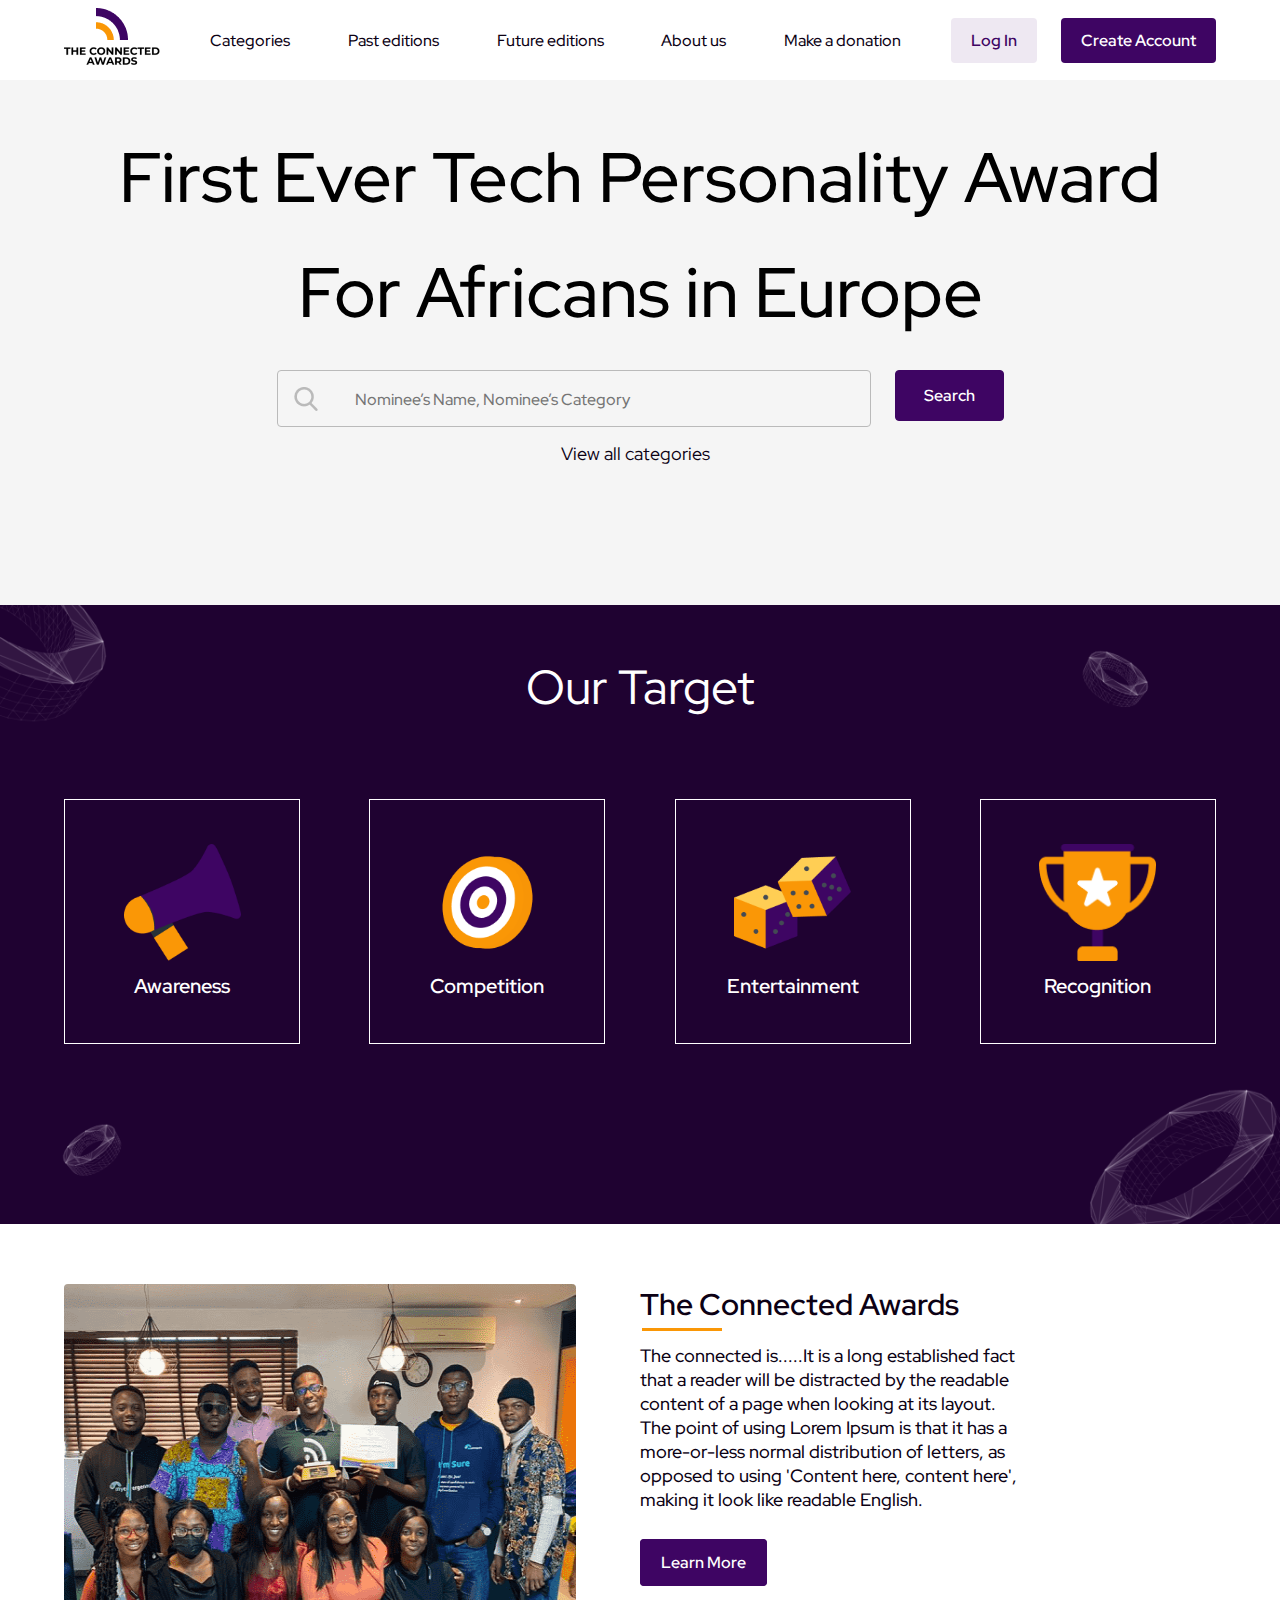
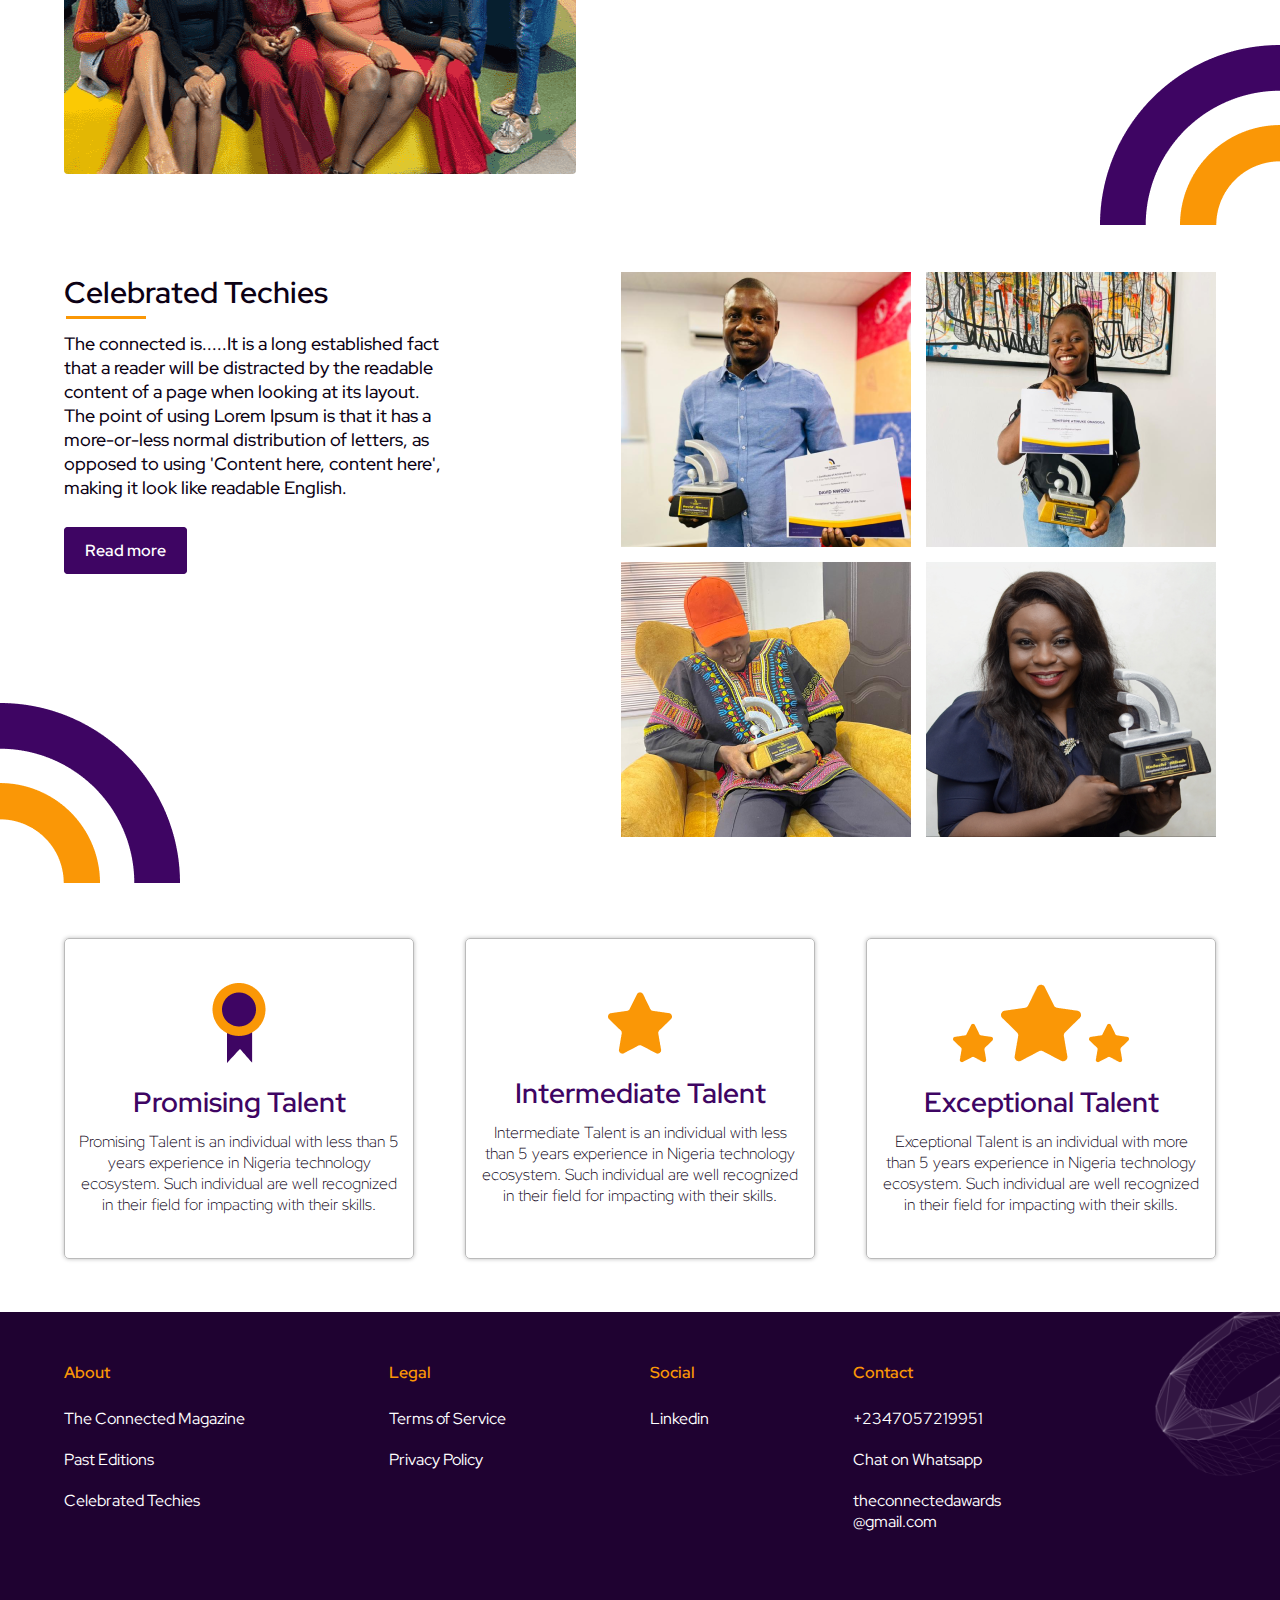
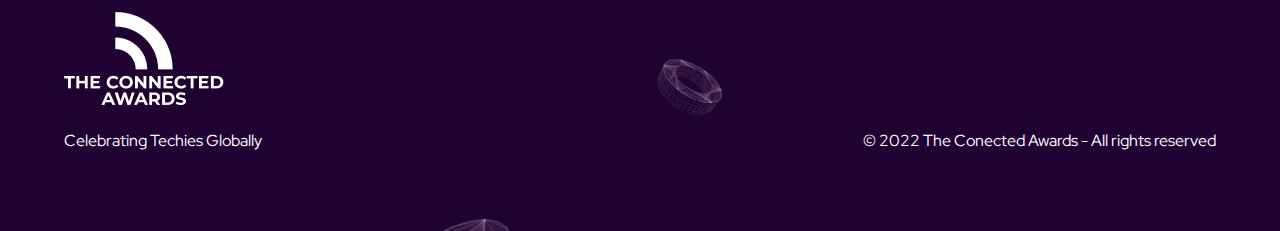
<file: index.html>
<!DOCTYPE html>
<html lang="en">

<head>
    <meta charset="UTF-8">
    <meta http-equiv="X-UA-Compatible" content="IE=edge">
    <meta name="viewport" content="width=device-width, initial-scale=1.0">
    <title>The Connection Awards</title>
    <link rel="icon" href="/styles/CAImgs/Awardlogo.png">
    <link rel="preconnect" href="https://fonts.googleapis.com">
    <link rel="preconnect" href="https://fonts.gstatic.com" crossorigin>
    <link href="https://fonts.googleapis.com/css2?family=Red+Hat+Display:wght@400;500;700;900&display=swap"
        rel="stylesheet">
    <link rel="stylesheet" href="https://cdnjs.cloudflare.com/ajax/libs/font-awesome/6.1.1/css/all.min.css"
        integrity="sha512-KfkfwYDsLkIlwQp6LFnl8zNdLGxu9YAA1QvwINks4PhcElQSvqcyVLLD9aMhXd13uQjoXtEKNosOWaZqXgel0g=="
        crossorigin="anonymous" referrerpolicy="no-referrer" />
    <link rel="stylesheet" href="/styles/style.css">
</head>

<body>
    <header class="header">
        <div class="container">
            <div class="Awardnav">
                <a href="index.html">
                    <div class="awardlogo">
                        <img src="/styles/CAImgs/Awardlogo.png" alt="logo" class="img-fluid">
                    </div>
                </a>
                <span id="Icons" class="bars"><i class="fa fa-bars" onclick="changeicon(this)"></i></span>
                <ul class="award_nav" id="navMenu">
                    <li class="award_items"><a href="/pages/cartegorie.html" class="award_links">Categories</a></li>
                    <li class="award_items"><a href="/pages/past.html" class="award_links">Past editions</a></li>
                    <li class="award_items"><a href="/pages/future.html" class="award_links">Future editions</a></li>
                    <li class="award_items"><a href="#" class="award_links">About us</a></li>
                    <li class="award_items"><a href="/pages/donation.html" class="award_links">Make a donation</a></li>
                </ul>
                <div class="award_buttons" id="navBtn">
                    <a href="/pages/login.html" class="btn log">Log In</a>
                    <a href="/pages/signup.html" class="btn create">Create Account</a>
                </div>
            </div>
        </div>
    </header>
    <main>
        <section class="sectionOne">
            <div class="container firstSection">
                <div class="heading_place">
                    <h1>First Ever Tech Personality
                        Award For Africans in Europe</h1>
                </div>
                <div class="searchNorminate">
                    <div class="searchHere">
                        <div class="searchInput">
                            <span class="searchIcon"><img src="/styles/CAImgs/search.png" alt=""></span>
                            <input type="text" placeholder="Nominee’s Name, Nominee’s Category" class="input-control">
                        </div>
                        <div class="search"><button class="btn me">Search</button></div>
                    </div>
                    <a href="/pages/cartegorie.html" class="viewCart">
                        <p class="view">View all categories</p>
                        <i class="fa-solid fa-right-long"></i>
                    </a>
                </div>
            </div>
        </section>
        <section class="sectiontwo">
            <div class="container secondSection">
                <div class="sectionTwo_Title">
                    <h2>Our Target</h2>
                </div>
                <div class="targetIcons">
                    <div class="targetitem">
                        <img src="/styles/CAImgs/microphone.png" alt="microphone">
                        <span>Awareness</span>
                    </div>
                    <div class="targetitem">
                        <img src="/styles/CAImgs/arrowpoint.png" alt="arrowpoint">
                        <span>Competition</span>
                    </div>
                    <div class="targetitem">
                        <img src="/styles/CAImgs/cubedisc.png" alt="cube">
                        <span>Entertainment</span>
                    </div>
                    <div class="targetitem">
                        <img src="/styles/CAImgs/trophy.png" alt="trophy">
                        <span>Recognition</span>
                    </div>
                </div>
            </div>
        </section>
        <section class="sectionthree">
            <div class="container thirdSection">
                <div class="connectAward">
                    <img src="/styles/CAImgs/awaredpeople (1).png" alt="awardedPeople" class="img-fluid">
                </div>
                <div class="award_content">
                    <h2>The Connected Awards</h2>
                    <p>The connected is.....It is a long established fact that
                        a reader will be distracted by the readable content
                        of a page when looking at its layout. The point of
                        using Lorem Ipsum is that it has a more-or-less normal distribution of letters, as opposed to
                        using 'Content here, content here', making it look like readable English.
                    </p>
                    <a href="/pages/connected.html" class="btn learn">Learn More</a>
                </div>
            </div>
            <img src="/styles/CAImgs/leftside.png" alt="" class="leftSide img-fluid">
        </section>
        <section class="sectionfour">
            <div class="container fourthSection">
                <div class="celebrity_content">
                    <h2>Celebrated Techies</h2>
                    <p>The connected is.....It is a long established fact that
                        a reader will be distracted by the readable content
                        of a page when looking at its layout. The point of
                        using Lorem Ipsum is that it has a more-or-less normal distribution of letters, as opposed to
                        using 'Content here, content here', making it look like readable English.
                    </p>
                    <a href="/pages/techies.html" class="btn learn">Read more</a>
                </div>
                <div class="celebrityAward">
                    <img src="/styles/CAImgs/celebrityone.png" alt="celebrityone" class="img-fluid">
                    <img src="/styles/CAImgs/celebritytwo.png" alt="celebritytwo" class="img-fluid">
                    <img src="/styles/CAImgs/celebritythree.png" alt="celebritythree" class="img-fluid">
                    <img src="/styles/CAImgs/celebrityfour.png" alt="celebrityfour" class="img-fluid">
                </div>
            </div>
            <img src="/styles/CAImgs/sidePosition.png" alt="" class="rightSide" class="img-fluid">
        </section>
        <section class="sectionFive">
            <div class="container fifthSection">
                <div class="iconFour">
                    <div class="secFour">
                        <img src="/styles/CAImgs/recommedbarge.png" alt="promotionBardge" class="img-fluid">
                        <h3>Promising Talent</h3>
                        <p>Promising Talent is an individual with less than 5 years experience in Nigeria technology
                            ecosystem. Such individual are well recognized in their field for impacting with their
                            skills.
                        </p>
                    </div>
                    <div class="secFour">
                        <img src="/styles/CAImgs/star.png" alt="star" class="img-fluid">
                        <h3>Intermediate Talent</h3>
                        <p>Intermediate Talent is an individual with less than 5 years experience in Nigeria technology
                            ecosystem. Such individual are well recognized in their field for impacting with their
                            skills.
                        </p>
                    </div>
                    <div class="secFour">
                        <img src="/styles/CAImgs/threestar.png" alt="threestar" class="img-fluid">
                        <h3>Exceptional Talent</h3>
                        <p>Exceptional Talent is an individual with more than 5 years experience in Nigeria technology
                            ecosystem. Such individual are well recognized in their field for impacting with their
                            skills.
                        </p>
                    </div>
                </div>
            </div>
        </section>
    </main>
    <footer class="footer">
        <div class="container">
            <div class="footerRow">
                <div class="footerCol">
                    <h4>About</h4>
                    <ul>
                        <li><a href="#ConnectedMagazine">The Connected Magazine</a></li>
                        <li><a href="#PastEditions">Past Editions</a></li>
                        <li><a href="#CelebratedTechies">Celebrated Techies</a></li>
                    </ul>
                </div>
                <div class="footerCol">
                    <h4>Legal</h4>
                    <ul>
                        <li><a href="#Terms">Terms of Service</a></li>
                        <li><a href="#PrivacyPolicy">Privacy Policy</a></li>
                    </ul>
                </div>
                <div class="footerCol">
                    <h4>Social</h4>
                    <ul>
                        <li><a href="#linkedin">Linkedin</a></li>
                    </ul>
                </div>
                <div class="footerCol">
                    <h4>Contact</h4>
                    <ul>
                        <li><a href="#Contact">+2347057219951</a></li>
                        <li><a href="#ChatonWhatsapp">Chat on Whatsapp</a></li>
                        <li><a href="#connectedawards@gmail.com">theconnectedawards<br />@gmail.com</a></li>
                    </ul>
                </div>
            </div>
            <div class="footerLogo">
                <img src="/styles/CAImgs/footerlogo.png" alt="footerLogo" class="img-fluid  footerLogoImg">
            </div>
            <div class="copyRitearea">
                <p>Celebrating Techies Globally</p>
                <span>&#xa9 2022 The Conected Awards - All rights reserved</span>
            </div>
        </div>
    </footer>
    <script src="/styles/js/main.js"></script>
</body>

</html>
</file>
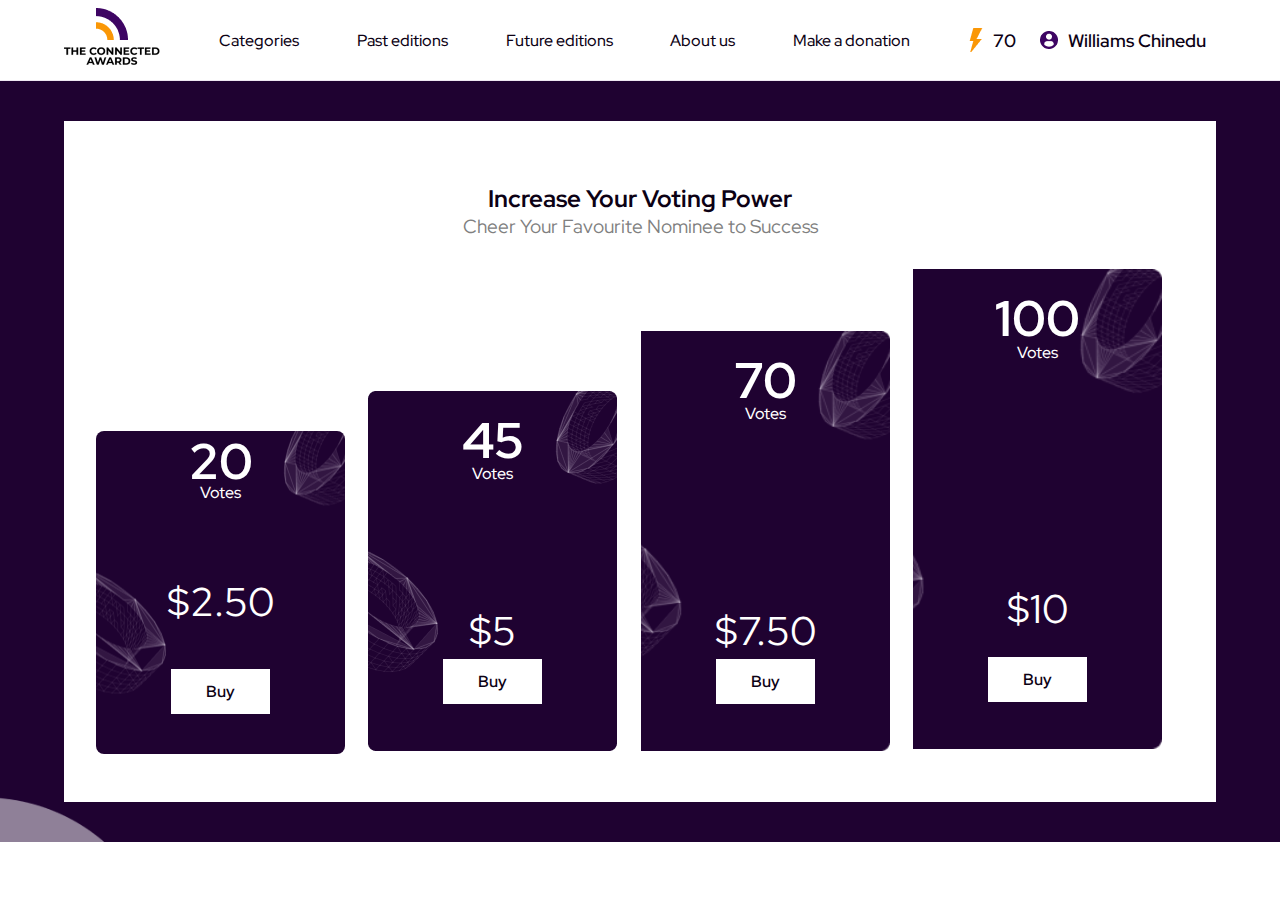
<file: pages/boostvote.html>
<!DOCTYPE html>
<html lang="en">

<head>
    <meta charset="UTF-8">
    <meta http-equiv="X-UA-Compatible" content="IE=edge">
    <meta name="viewport" content="width=device-width, initial-scale=1.0">
    <title>Boost Vote</title>
    <link rel="icon" href="/styles/CAImgs/Awardlogo.png">
    <link rel="preconnect" href="https://fonts.googleapis.com">
    <link rel="preconnect" href="https://fonts.gstatic.com" crossorigin>
    <link href="https://fonts.googleapis.com/css2?family=Red+Hat+Display:wght@400;500;700;900&display=swap"
        rel="stylesheet">
    <link rel="stylesheet" href="https://cdnjs.cloudflare.com/ajax/libs/font-awesome/6.1.1/css/all.min.css"
        integrity="sha512-KfkfwYDsLkIlwQp6LFnl8zNdLGxu9YAA1QvwINks4PhcElQSvqcyVLLD9aMhXd13uQjoXtEKNosOWaZqXgel0g=="
        crossorigin="anonymous" referrerpolicy="no-referrer" />
    <link rel="stylesheet" href="/styles/style.css">
</head>

<body>
    <header class="header cartegories">
        <div class="container">
            <div class="Awardnav">
                <a href="/index.html">
                    <div class="awardlogo">
                        <img src="/styles/CAImgs/Awardlogo.png" alt="logo" class="img-fluid">
                    </div>
                </a>
                <span id="Icons" class="bars"><i class="fa fa-bars" onclick="changeicon(this)"></i></span>
                <ul class="award_nav" id="navMenu">
                    <li class="award_items"><a href="/pages/cartegorie.html" class="award_links">Categories</a></li>
                    <li class="award_items"><a href="/pages/past.html" class="award_links">Past editions</a></li>
                    <li class="award_items"><a href="/pages/future.html" class="award_links">Future editions</a></li>
                    <li class="award_items"><a href="#" class="award_links">About us</a></li>
                    <li class="award_items"><a href="/pages/donation.html" class="award_links">Make a donation</a></li>
                </ul>
                <div class="award_buttons award_account" id="navBtn">
                    <p class="Lightling">
                        <img src="/pages/img/lightling.png" alt="" class="img-fluid">
                        <span>70</span>
                    </p>
                    <p class="Account" id="Account">
                        <img src="/pages/img/userIcon.png" alt="" class="img-fluid">
                        <span>Williams Chinedu</span>
                        <i class="fa-solid fa-caret-down"></i>
                    </p>
                    <div class="dropdowmMenu" id="logMenu">
                        <div class="logOut">
                            <p class="Account logA">
                                <img src="/pages/img/userw.png" alt="" class="img-fluid">
                                <span>Williams Chinedu</span>
                                <i class="fa-solid fa-caret-down"></i>
                            </p>
                            <a href="/index.html" class="logged">
                                <img src="/pages/img/exiticon.png" alt="" class="img-fluid">
                                Log out
                            </a>
                        </div>
                    </div>
                </div>
            </div>
        </div>
    </header>
    <main class="boostMain">
        <div class="container boostContainer">
            <div class="boostArea">
                <div class="boost_title">
                    <h2>Increase Your Voting Power</h2>
                    <p>Cheer Your Favourite Nominee to Success</p>
                </div>
                <div class="boostingRanks">
                    <div class="ranktwenty items">
                        <div class="points">
                            <h1>20</h1>
                            <p>Votes</p>
                            <h3>$2.50</h3>
                            <div class="btn Buy" id="vote1"><a>Buy</a></div>
                        </div>
                    </div>
                    <div class="rankfourtyFive  items">
                        <div class="points">
                            <h1>45</h1>
                            <p>Votes</p>
                            <h3>$5</h3>
                            <div class="btn Buy" id="vote2"><a>Buy</a></div>
                        </div>
                    </div>
                    <div class="rankseventyFive  items">
                        <div class="points">
                            <h1>70</h1>
                            <p>Votes</p>
                            <h3>$7.50</h3>
                            <div class="btn Buy" id="vote3"><a>Buy</a></div>
                        </div>
                    </div>
                    <div class="rankoneHundredFive  items">
                        <div class="points">
                            <h1>100</h1>
                            <p>Votes</p>
                            <h3>$10</h3>
                            <div class="btn Buy" id="vote4"><a>Buy</a></div>
                        </div>
                    </div>
                </div>
            </div>
        </div>
    </main>
    <div class="voteModal" id="voteM">
        <div class="cardBody">
            <span class="closeIcon" id="closeitem"><i class="fa fa-times"></i></span>
            <div class="card_content">
                <img src="/pages/img/rocket.png" alt="" class="img-fluid">
                <h2>Awesome!</h2>
                <p>You have successfully Increased your voting power.
                </p>
                <p class="p"> Go and make your favorite candidate win!</p>
                <a href="/pages/extensive.html" class="btn return">Go to voting page</a>
            </div>
        </div>
    </div>
    <script src="/styles/js/main.js"></script>
</body>

</html>
</file>
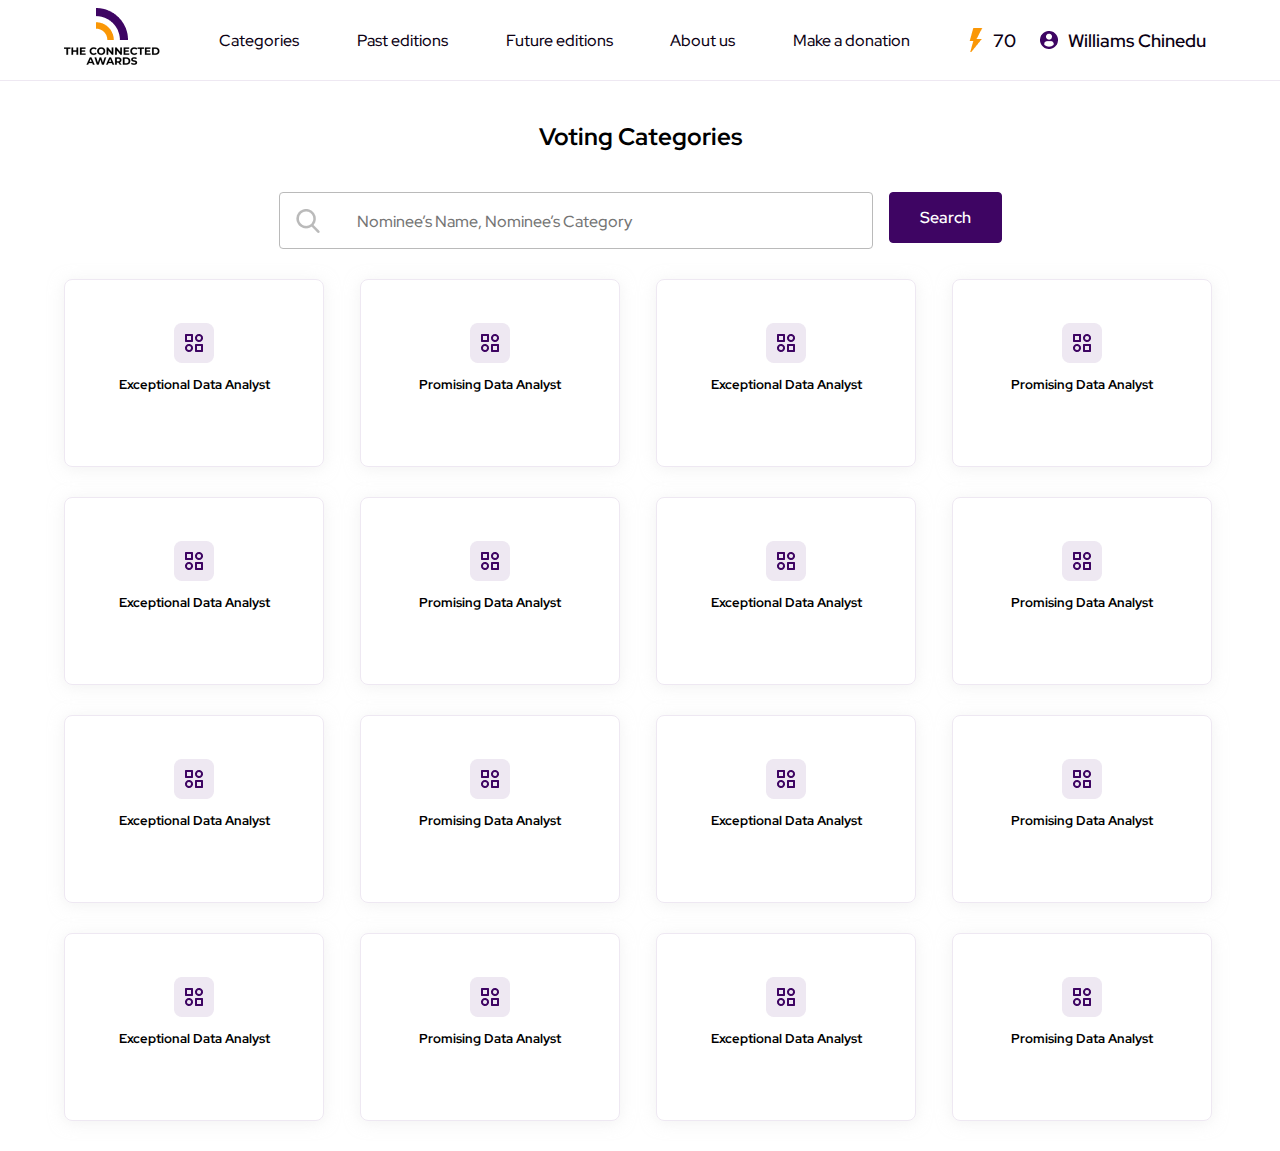
<file: pages/cartegorie.html>
<!DOCTYPE html>
<html lang="en">

<head>
    <meta charset="UTF-8">
    <meta http-equiv="X-UA-Compatible" content="IE=edge">
    <meta name="viewport" content="width=device-width, initial-scale=1.0">
    <title>Categories</title>
    <link rel="icon" href="/styles/CAImgs/Awardlogo.png">
    <link rel="preconnect" href="https://fonts.googleapis.com">
    <link rel="preconnect" href="https://fonts.gstatic.com" crossorigin>
    <link href="https://fonts.googleapis.com/css2?family=Red+Hat+Display:wght@400;500;700;900&display=swap"
        rel="stylesheet">
    <link rel="stylesheet" href="https://cdnjs.cloudflare.com/ajax/libs/font-awesome/6.1.1/css/all.min.css"
        integrity="sha512-KfkfwYDsLkIlwQp6LFnl8zNdLGxu9YAA1QvwINks4PhcElQSvqcyVLLD9aMhXd13uQjoXtEKNosOWaZqXgel0g=="
        crossorigin="anonymous" referrerpolicy="no-referrer" />
    <link rel="stylesheet" href="/styles/style.css">
</head>

<body>
    <header class="header cartegories">
        <div class="container">
            <div class="Awardnav">
                <a href="/index.html">
                    <div class="awardlogo">
                        <img src="/styles/CAImgs/Awardlogo.png" alt="logo" class="img-fluid">
                    </div>
                </a>
                <span id="Icons" class="bars"><i class="fa fa-bars" onclick="changeicon(this)"></i></span>
                <ul class="award_nav" id="navMenu">
                    <li class="award_items"><a href="/pages/cartegorie.html" class="award_links">Categories</a></li>
                    <li class="award_items"><a href="#" class="award_links">Past editions</a></li>
                    <li class="award_items"><a href="/pages/future.html" class="award_links">Future editions</a></li>
                    <li class="award_items"><a href="#" class="award_links">About us</a></li>
                    <li class="award_items"><a href="/pages/donation.html" class="award_links">Make a donation</a></li>
                </ul>
                <div class="award_buttons award_account" id="navBtn">
                    <p class="Lightling">
                        <img src="/pages/img/lightling.png" alt="" class="img-fluid">
                        <span>70</span>
                    </p>
                    <p class="Account"  id="Account">
                        <img src="/pages/img/userIcon.png" alt="" class="img-fluid">
                        <span>Williams Chinedu</span>
                        <i class="fa-solid fa-caret-down"></i>
                    </p>
                    <div class="dropdowmMenu" id="logMenu">
                        <div class="logOut">
                            <p class="Account logA">
                                <img src="/pages/img/userw.png" alt="" class="img-fluid">
                                <span>Williams Chinedu</span>
                                <i class="fa-solid fa-caret-down"></i>
                            </p>
                            <a href="/index.html" class="logged">
                                <img src="/pages/img/exiticon.png" alt="" class="img-fluid">
                                Log out
                            </a>
                        </div>
                    </div>
                </div>
            </div>
        </div>
    </header>

    <main>
        <div class="container">
            <div class="cartegoriesArea">
                <div class="cartegoriesTitle">
                    <h2>Voting Categories</h2>
                </div>
                <div class="searchHere cartH">
                    <div class="searchInput">
                        <span class="searchIcon"><img src="/styles/CAImgs/search.png" alt=""></span>
                        <input type="text" placeholder="Nominee’s Name, Nominee’s Category" class="input-control">
                    </div>
                    <div class="search"><button class="btn me cartBtn">Search</button></div>
                </div>
                <div class="cartegoriesItems">
                    <div class="cartegoryItem">
                        <img src="/pages/img/box.png" alt="" class="img-fluid">
                        <h5>Exceptional Data Analyst</h5>
                        <a href="/pages/extensive.html" class="icons">
                            <i class="fa-solid fa-right-long"></i>
                        </a>
                    </div>
                    <div class="cartegoryItem">
                        <img src="/pages/img/box.png" alt="" class="img-fluid">
                        <h5>Promising Data Analyst</h5>
                        <div class="icons"><i class="fa-solid fa-right-long"></i></div>
                    </div>
                    <div class="cartegoryItem">
                        <img src="/pages/img/box.png" alt="" class="img-fluid">
                        <h5>Exceptional Data Analyst</h5>
                        <a href="/pages/extensive.html" class="icons">
                            <i class="fa-solid fa-right-long"></i>
                        </a>
                    </div>
                    <div class="cartegoryItem">
                        <img src="/pages/img/box.png" alt="" class="img-fluid">
                        <h5>Promising Data Analyst</h5>
                        <div class="icons"><i class="fa-solid fa-right-long"></i></div>
                    </div>
                </div>
                <div class="cartegoriesItems">
                    <div class="cartegoryItem">
                        <img src="/pages/img/box.png" alt="" class="img-fluid">
                        <h5>Exceptional Data Analyst</h5>
                        <a href="/pages/extensive.html" class="icons">
                            <i class="fa-solid fa-right-long"></i>
                        </a>
                    </div>
                    <div class="cartegoryItem">
                        <img src="/pages/img/box.png" alt="" class="img-fluid">
                        <h5>Promising Data Analyst</h5>
                        <div class="icons"><i class="fa-solid fa-right-long"></i></div>
                    </div>
                    <div class="cartegoryItem">
                        <img src="/pages/img/box.png" alt="" class="img-fluid">
                        <h5>Exceptional Data Analyst</h5>
                        <a href="/pages/extensive.html" class="icons">
                            <i class="fa-solid fa-right-long"></i>
                        </a>
                    </div>
                    <div class="cartegoryItem">
                        <img src="/pages/img/box.png" alt="" class="img-fluid">
                        <h5>Promising Data Analyst</h5>
                        <div class="icons"><i class="fa-solid fa-right-long"></i></div>
                    </div>
                </div>
                <div class="cartegoriesItems">
                    <div class="cartegoryItem">
                        <img src="/pages/img/box.png" alt="" class="img-fluid">
                        <h5>Exceptional Data Analyst</h5>
                        <a href="/pages/extensive.html" class="icons">
                            <i class="fa-solid fa-right-long"></i>
                        </a>
                    </div>
                    <div class="cartegoryItem">
                        <img src="/pages/img/box.png" alt="" class="img-fluid">
                        <h5>Promising Data Analyst</h5>
                        <div class="icons"><i class="fa-solid fa-right-long"></i></div>
                    </div>
                    <div class="cartegoryItem">
                        <img src="/pages/img/box.png" alt="" class="img-fluid">
                        <h5>Exceptional Data Analyst</h5>
                        <a href="/pages/extensive.html" class="icons">
                            <i class="fa-solid fa-right-long"></i>
                        </a>
                    </div>
                    <div class="cartegoryItem">
                        <img src="/pages/img/box.png" alt="" class="img-fluid">
                        <h5>Promising Data Analyst</h5>
                        <div class="icons"><i class="fa-solid fa-right-long"></i></div>
                    </div>
                </div>
                <div class="cartegoriesItems">
                    <div class="cartegoryItem">
                        <img src="/pages/img/box.png" alt="" class="img-fluid">
                        <h5>Exceptional Data Analyst</h5>
                        <a href="/pages/extensive.html" class="icons">
                            <i class="fa-solid fa-right-long"></i>
                        </a>
                    </div>
                    <div class="cartegoryItem">
                        <img src="/pages/img/box.png" alt="" class="img-fluid">
                        <h5>Promising Data Analyst</h5>
                        <div class="icons"><i class="fa-solid fa-right-long"></i></div>
                    </div>
                    <div class="cartegoryItem">
                        <img src="/pages/img/box.png" alt="" class="img-fluid">
                        <h5>Exceptional Data Analyst</h5>
                        <a href="/pages/extensive.html" class="icons">
                            <i class="fa-solid fa-right-long"></i>
                        </a>
                    </div>
                    <div class="cartegoryItem">
                        <img src="/pages/img/box.png" alt="" class="img-fluid">
                        <h5>Promising Data Analyst</h5>
                        <div class="icons"><i class="fa-solid fa-right-long"></i></div>
                    </div>
                </div>

            </div>
        </div>
    </main>

    <script src="/styles/js/main.js"></script>
</body>

</html>
</file>
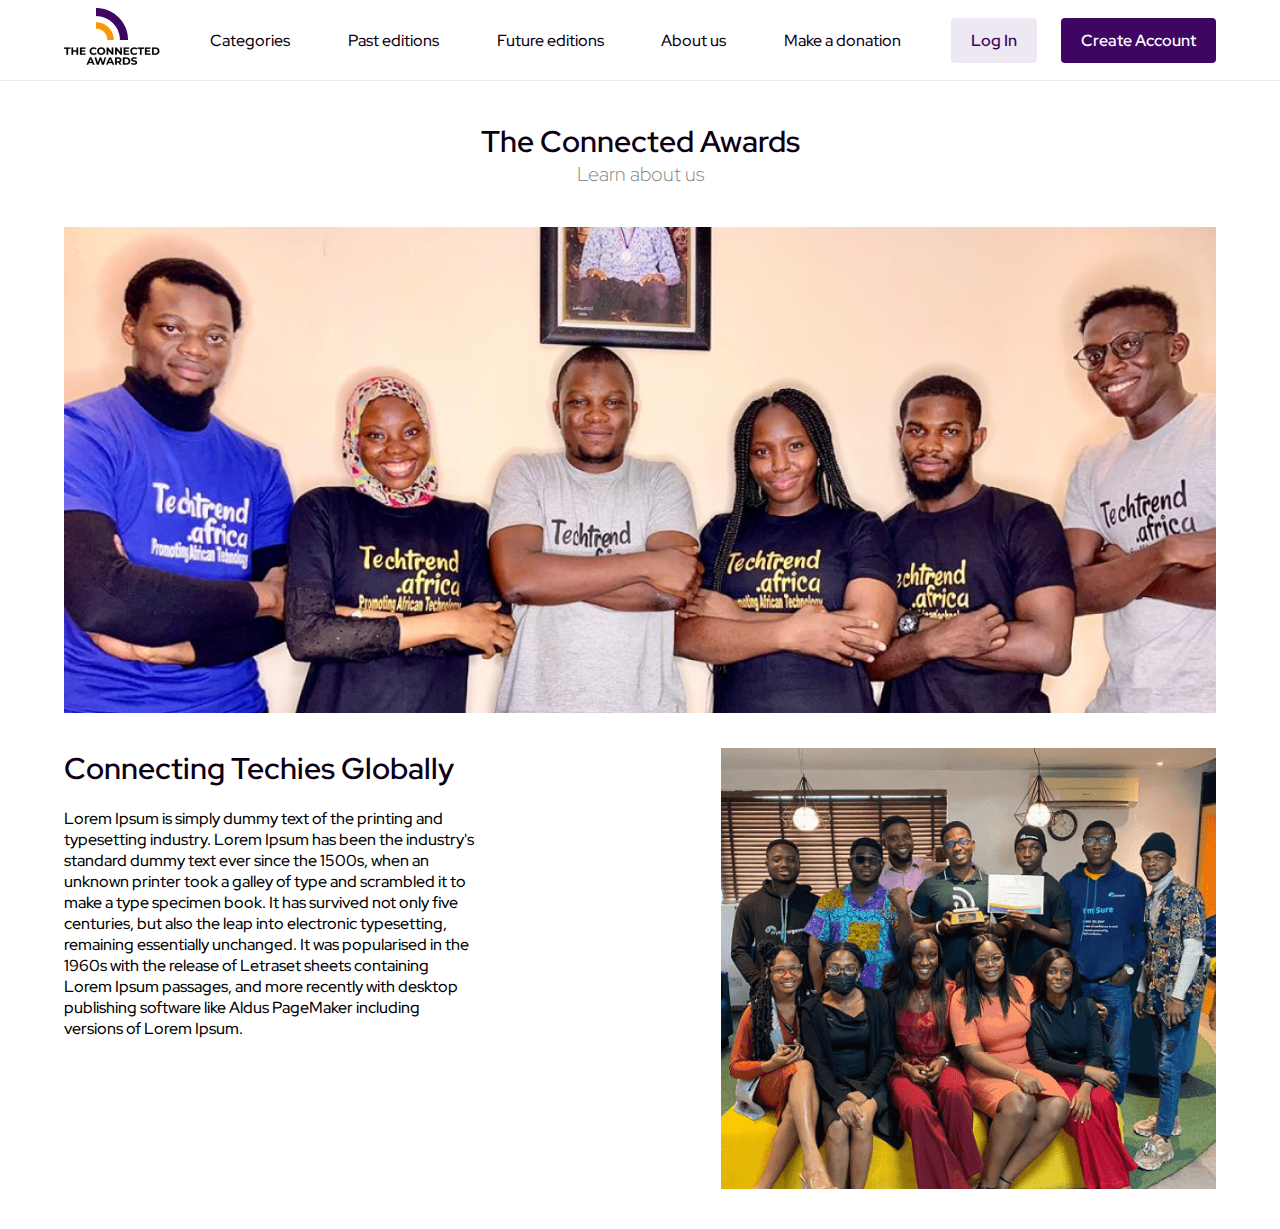
<file: pages/connected.html>
<!DOCTYPE html>
<html lang="en">

<head>
    <meta charset="UTF-8">
    <meta http-equiv="X-UA-Compatible" content="IE=edge">
    <meta name="viewport" content="width=device-width, initial-scale=1.0">
    <title>The Connected Award</title>
    <link rel="icon" href="/styles/CAImgs/Awardlogo.png">
    <link rel="preconnect" href="https://fonts.googleapis.com">
    <link rel="preconnect" href="https://fonts.gstatic.com" crossorigin>
    <link href="https://fonts.googleapis.com/css2?family=Red+Hat+Display:wght@400;500;700;900&display=swap"
        rel="stylesheet">
    <link rel="stylesheet" href="https://cdnjs.cloudflare.com/ajax/libs/font-awesome/6.1.1/css/all.min.css"
        integrity="sha512-KfkfwYDsLkIlwQp6LFnl8zNdLGxu9YAA1QvwINks4PhcElQSvqcyVLLD9aMhXd13uQjoXtEKNosOWaZqXgel0g=="
        crossorigin="anonymous" referrerpolicy="no-referrer" />
    <link rel="stylesheet" href="/styles/style.css">
</head>

<body>
    <header class="header connect">
        <div class="container">
            <div class="Awardnav">
                <a href="/index.html">
                    <div class="awardlogo">
                        <img src="/styles/CAImgs/Awardlogo.png" alt="logo" class="img-fluid">
                    </div>
                </a>
                <ul class="award_nav" id="navMenu">
                    <li class="award_items"><a href="/pages/cartegorie.html" class="award_links">Categories</a></li>
                    <li class="award_items"><a href="/pages/past.html" class="award_links">Past editions</a></li>
                    <li class="award_items"><a href="/pages/future.html" class="award_links">Future editions</a></li>
                    <li class="award_items"><a href="#" class="award_links">About us</a></li>
                    <li class="award_items"><a href="/pages/donation.html" class="award_links">Make a donation</a></li>
                </ul>
                <div class="award_buttons" id="navBtn">
                    <a href="/pages/login.html" class="btn log">Log In</a>
                    <a href="/pages/signup.html" class="btn create">Create Account</a>
                </div>
            </div>
        </div>
    </header>
    <main class="awarded_connect">
        <section class="awards">
            <div class="container">
                <div class="row">
                    <div class="col title_area">
                        <h2>The Connected Awards</h2>
                        <p>Learn about us</p>
                    </div>
                    <div class="col-12 connect_img">
                        <img src="/pages/img/awardConnect.png" alt="" class="img-fluid">
                    </div>
                    <div class="global">
                        <div class="col-md-6 text_title">
                            <h2>Connecting Techies Globally</h2>
                            <p>Lorem Ipsum is simply dummy text of the printing and typesetting industry. Lorem Ipsum
                                has been the industry's standard dummy text ever since the 1500s, when an unknown
                                printer took a galley of type and scrambled it to make a type specimen book. It has
                                survived not only five centuries, but also the leap into electronic typesetting,
                                remaining essentially unchanged. It was popularised in the 1960s with the release of
                                Letraset sheets containing Lorem Ipsum passages, and more recently with desktop
                                publishing software like Aldus PageMaker including versions of Lorem Ipsum.</p>
                        </div>
                        <div class="col-md-6 second_img">
                            <img src="/styles/CAImgs/awaredpeople (1).png" alt="" class="img-fluid">
                        </div>
                    </div>
                </div>
            </div>
        </section>
    </main>
    <script src="/styles/js/main.js"></script>
</body>

</html>
</file>
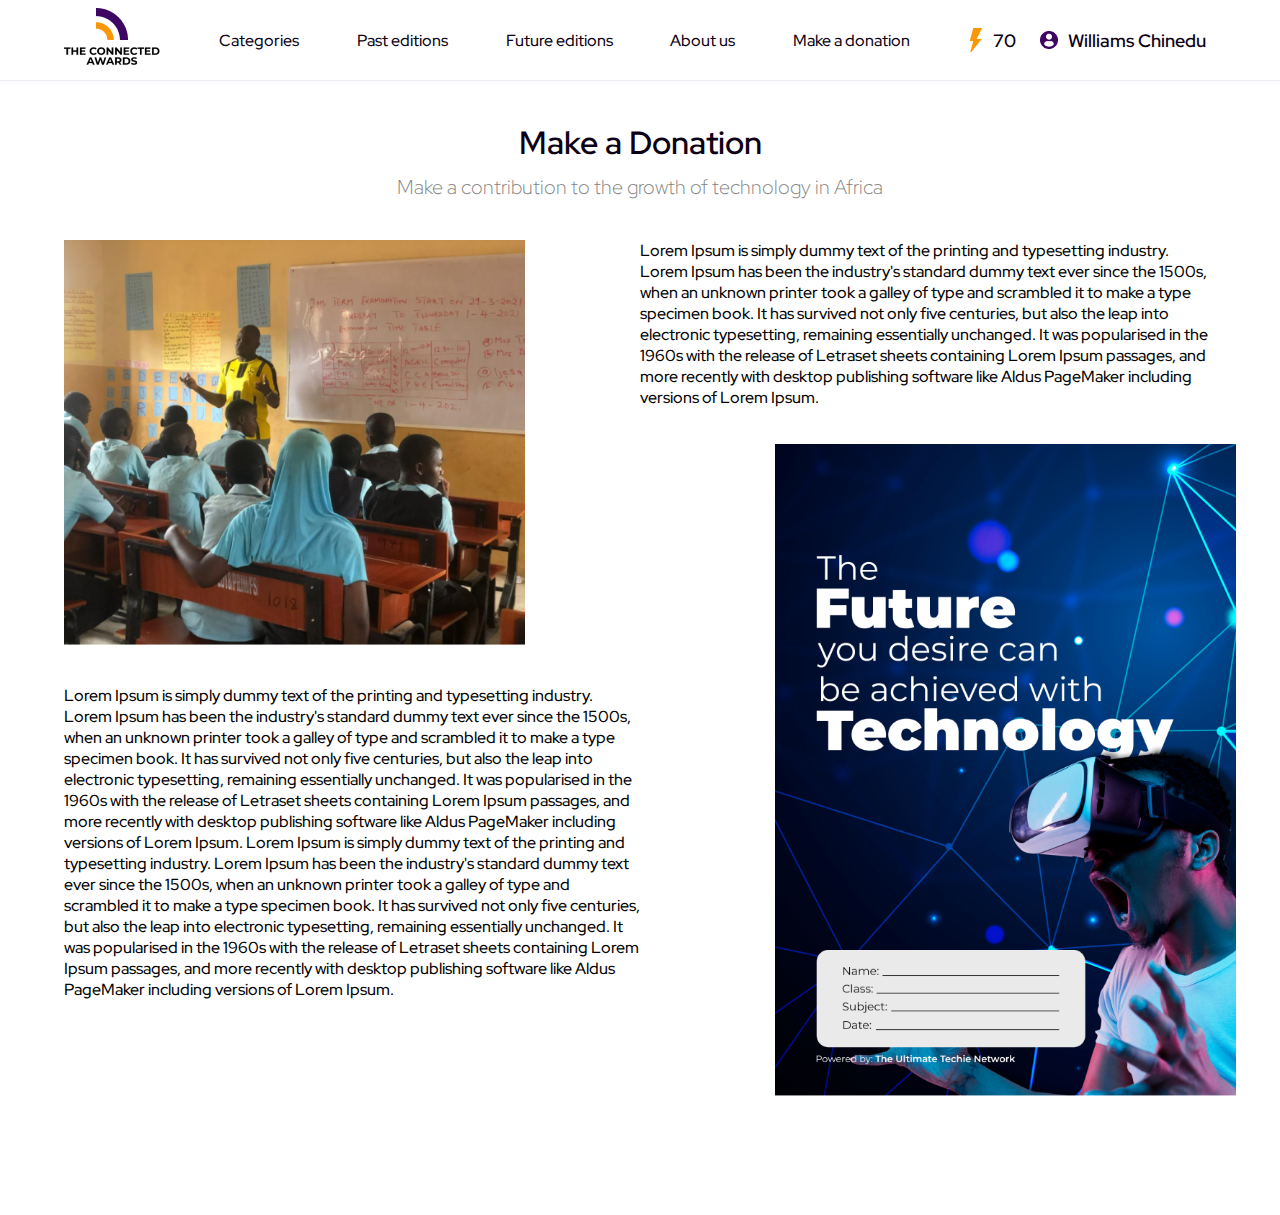
<file: pages/donation.html>
<!DOCTYPE html>
<html lang="en">

<head>
    <meta charset="UTF-8">
    <meta http-equiv="X-UA-Compatible" content="IE=edge">
    <meta name="viewport" content="width=device-width, initial-scale=1.0">
    <title>Donation</title>
    <link rel="icon" href="/styles/CAImgs/Awardlogo.png">
    <link rel="preconnect" href="https://fonts.googleapis.com">
    <link rel="preconnect" href="https://fonts.gstatic.com" crossorigin>
    <link href="https://fonts.googleapis.com/css2?family=Red+Hat+Display:wght@400;500;700;900&display=swap"
        rel="stylesheet">
    <link rel="stylesheet" href="https://cdnjs.cloudflare.com/ajax/libs/font-awesome/6.1.1/css/all.min.css"
        integrity="sha512-KfkfwYDsLkIlwQp6LFnl8zNdLGxu9YAA1QvwINks4PhcElQSvqcyVLLD9aMhXd13uQjoXtEKNosOWaZqXgel0g=="
        crossorigin="anonymous" referrerpolicy="no-referrer" />
    <link rel="stylesheet" href="/styles/style.css">
</head>

<body>
    <header class="header donate">
        <div class="container">
            <div class="Awardnav">
                <a href="/index.html">
                    <div class="awardlogo">
                        <img src="/styles/CAImgs/Awardlogo.png" alt="logo" class="img-fluid">
                    </div>
                </a>
                <span id="Icons" class="bars"><i class="fa fa-bars" onclick="changeicon(this)"></i></span>
                <ul class="award_nav" id="navMenu">
                    <li class="award_items"><a href="/pages/cartegorie.html" class="award_links">Categories</a></li>
                    <li class="award_items"><a href="/pages/past.html" class="award_links">Past editions</a></li>
                    <li class="award_items"><a href="/pages/future.html" class="award_links">Future editions</a></li>
                    <li class="award_items"><a href="#" class="award_links">About us</a></li>
                    <li class="award_items"><a href="/pages/donation.html" class="award_links">Make a donation</a></li>
                </ul>
                <div class="award_buttons award_account" id="navBtn">
                    <p class="Lightling">
                        <img src="/pages/img/lightling.png" alt="" class="img-fluid">
                        <span>70</span>
                    </p>
                    <p class="Account" id="Account">
                        <img src="/pages/img/userIcon.png" alt="" class="img-fluid">
                        <span>Williams Chinedu</span>
                        <i class="fa-solid fa-caret-down"></i>
                    </p>
                    <div class="dropdowmMenu" id="logMenu">
                        <div class="logOut">
                            <p class="Account logA">
                                <img src="/pages/img/userw.png" alt="" class="img-fluid">
                                <span>Williams Chinedu</span>
                                <i class="fa-solid fa-caret-down"></i>
                            </p>
                            <a href="/index.html" class="logged">
                                <img src="/pages/img/exiticon.png" alt="" class="img-fluid">
                                Log out
                            </a>
                        </div>
                    </div>
                </div>
            </div>
        </div>
    </header>
    <main>
        <div class="container mainAreaD">
            <div class="row donateArea">
                <div class="donate_title">
                    <h2>Make a Donation</h2>
                    <p>Make a contribution to the growth of technology in Africa</p>
                </div>
                <div class="firstContent">
                    <img src="/pages/img/donationImg.png" alt="" class="img-fluid">
                    <p>Lorem Ipsum is simply dummy text of the printing and typesetting industry. Lorem Ipsum has been
                        the industry's standard dummy text ever since the 1500s, when an unknown printer took a galley
                        of type and scrambled it to make a type specimen book. It has survived not only five centuries,
                        but also the leap into electronic typesetting, remaining essentially unchanged. It was
                        popularised in the 1960s with the release of Letraset sheets containing Lorem Ipsum passages,
                        and more recently with desktop publishing software like Aldus PageMaker including versions of
                        Lorem Ipsum.
                    </p>
                </div>
                <div class="secondContent">
                    <p>Lorem Ipsum is simply dummy text of the printing and typesetting industry. Lorem Ipsum has been
                        the industry's standard dummy text ever since the 1500s, when an unknown printer took a galley
                        of type and scrambled it to make a type specimen book. It has survived not only five centuries,
                        but also the leap into electronic typesetting, remaining essentially unchanged. It was
                        popularised in the 1960s with the release of Letraset sheets containing Lorem Ipsum passages,
                        and more recently with desktop publishing software like Aldus PageMaker including versions of
                        Lorem Ipsum.
                        Lorem Ipsum is simply dummy text of the printing and typesetting industry. Lorem Ipsum has been
                        the industry's standard dummy text ever since the 1500s, when an unknown printer took a galley
                        of type and scrambled it to make a type specimen book. It has survived not only five centuries,
                        but also the leap into electronic typesetting, remaining essentially unchanged. It was
                        popularised in the 1960s with the release of Letraset sheets containing Lorem Ipsum passages,
                        and more recently with desktop publishing software like Aldus PageMaker including versions of
                        Lorem Ipsum.
                    </p>
                    <img src="/pages/img/tech.png" alt="" class="img-fluid">
                </div>
            </div>
        </div>
    </main>


    <script src="/styles/js/main.js"></script>
</body>

</html>
</file>
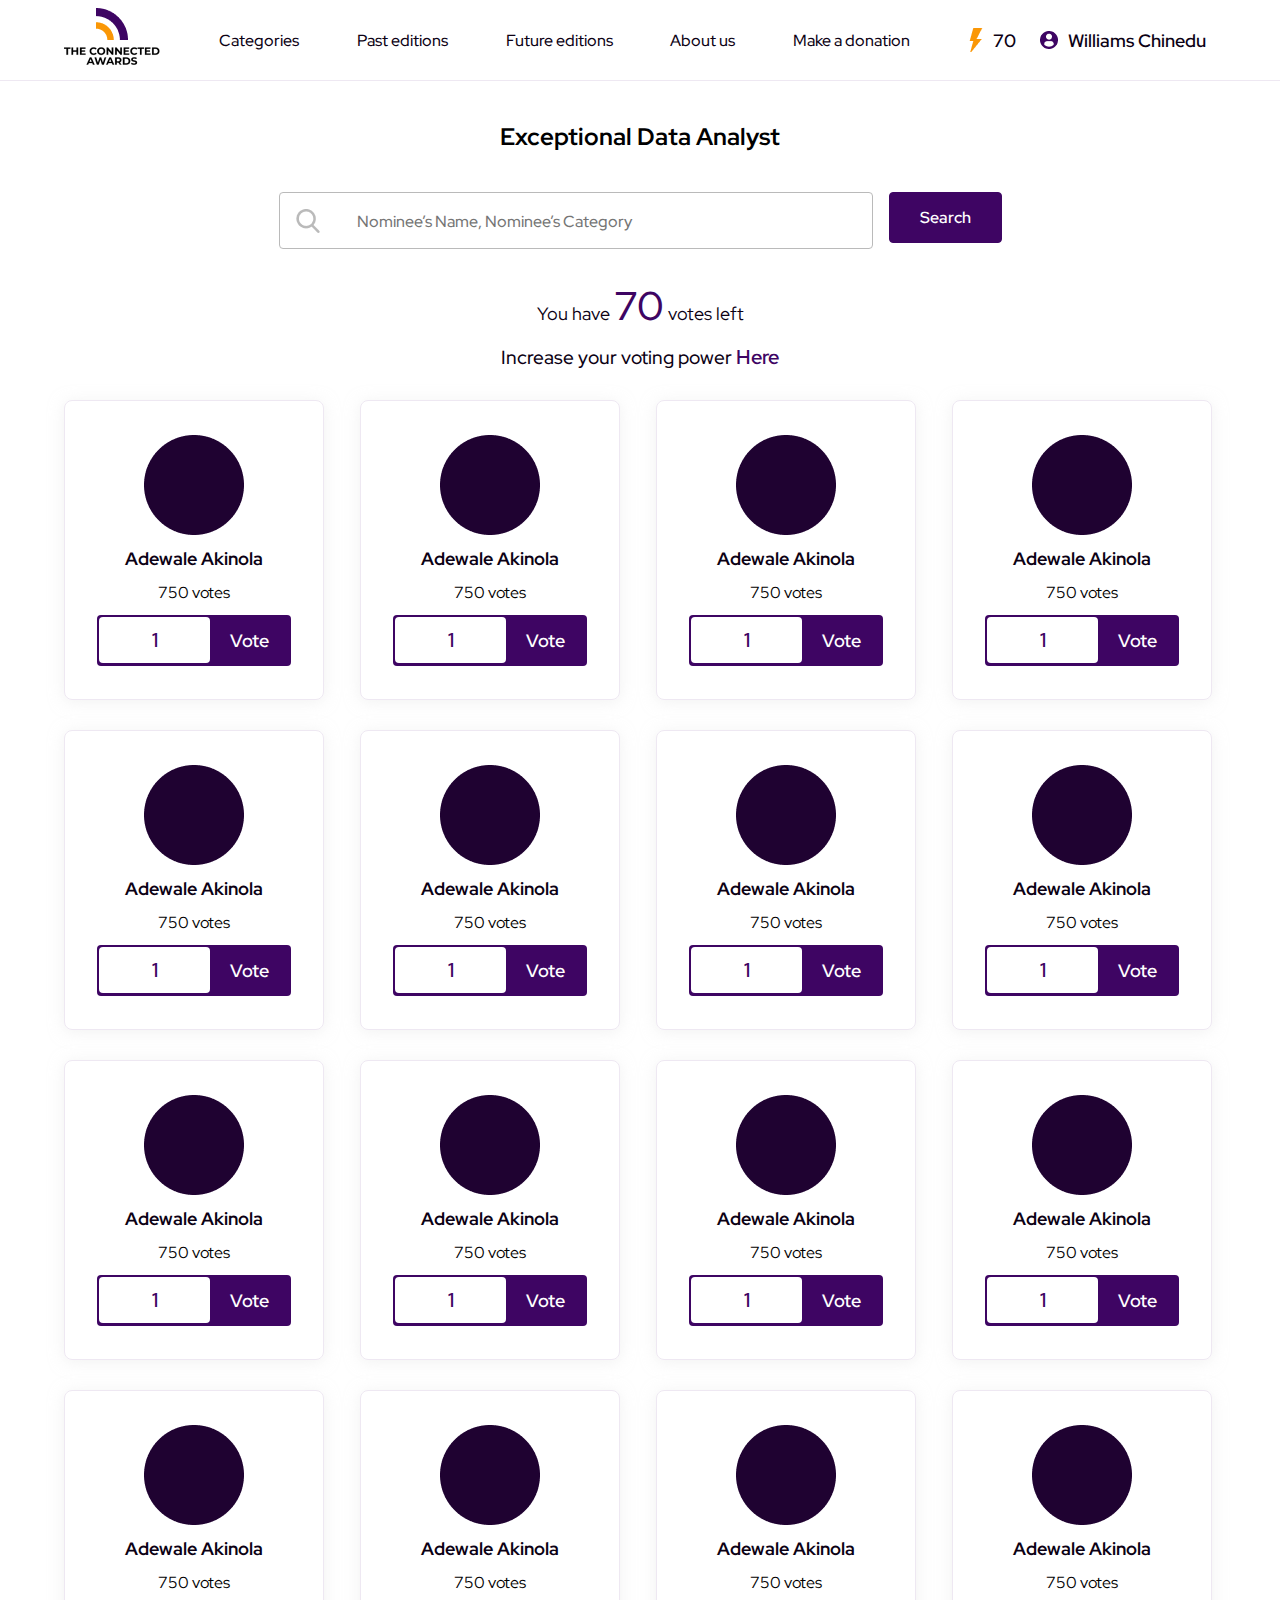
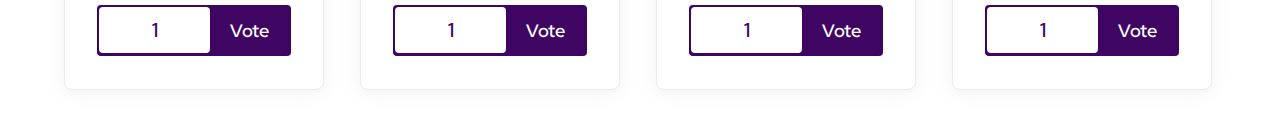
<file: pages/extensive.html>
<!DOCTYPE html>
<html lang="en">

<head>
    <meta charset="UTF-8">
    <meta http-equiv="X-UA-Compatible" content="IE=edge">
    <meta name="viewport" content="width=device-width, initial-scale=1.0">
    <title>Exceptional Data Analyst</title>
    <link rel="icon" href="/styles/CAImgs/Awardlogo.png">
    <link rel="preconnect" href="https://fonts.googleapis.com">
    <link rel="preconnect" href="https://fonts.gstatic.com" crossorigin>
    <link href="https://fonts.googleapis.com/css2?family=Red+Hat+Display:wght@400;500;700;900&display=swap"
        rel="stylesheet">
    <link rel="stylesheet" href="https://cdnjs.cloudflare.com/ajax/libs/font-awesome/6.1.1/css/all.min.css"
        integrity="sha512-KfkfwYDsLkIlwQp6LFnl8zNdLGxu9YAA1QvwINks4PhcElQSvqcyVLLD9aMhXd13uQjoXtEKNosOWaZqXgel0g=="
        crossorigin="anonymous" referrerpolicy="no-referrer" />
    <link rel="stylesheet" href="/styles/style.css">
</head>

<body>
    <header class="header cartegories">
        <div class="container">
            <div class="Awardnav">
                <a href="/index.html">
                    <div class="awardlogo">
                        <img src="/styles/CAImgs/Awardlogo.png" alt="logo" class="img-fluid">
                    </div>
                </a>
                <span id="Icons" class="bars"><i class="fa fa-bars" onclick="changeicon(this)"></i></span>
                <ul class="award_nav" id="navMenu">
                    <li class="award_items"><a href="/pages/cartegorie.html" class="award_links">Categories</a></li>
                    <li class="award_items"><a href="#" class="award_links">Past editions</a></li>
                    <li class="award_items"><a href="/pages/future.html" class="award_links">Future editions</a></li>
                    <li class="award_items"><a href="#" class="award_links">About us</a></li>
                    <li class="award_items"><a href="/pages/donation.html" class="award_links">Make a donation</a></li>
                </ul>
                <div class="award_buttons award_account" id="navBtn">
                    <p class="Lightling">
                        <img src="/pages/img/lightling.png" alt="" class="img-fluid">
                        <span>70</span>
                    </p>
                    <p class="Account" id="Account">
                        <img src="/pages/img/userIcon.png" alt="" class="img-fluid">
                        <span>Williams Chinedu</span>
                        <i class="fa-solid fa-caret-down"></i>
                    </p>
                    <div class="dropdowmMenu" id="logMenu">
                        <div class="logOut">
                            <p class="Account logA">
                                <img src="/pages/img/userw.png" alt="" class="img-fluid">
                                <span>Williams Chinedu</span>
                                <i class="fa-solid fa-caret-down"></i>
                            </p>
                            <a href="/index.html" class="logged">
                                <img src="/pages/img/exiticon.png" alt="" class="img-fluid">
                                Log out
                            </a>
                        </div>
                    </div>
                </div>
            </div>
        </div>
    </header>
    <main>
        <div class="container">
            <div class="cartegoriesArea">
                <div class="cartegoriesTitle">
                    <h2>Exceptional Data Analyst</h2>
                </div>
                <div class="searchHere cartH">
                    <div class="searchInput">
                        <span class="searchIcon"><img src="/styles/CAImgs/search.png" alt=""></span>
                        <input type="text" placeholder="Nominee’s Name, Nominee’s Category" class="input-control">
                    </div>
                    <div class="search"><button class="btn me cartBtn">Search</button></div>
                </div>
                <div class="votecounter">
                    <h4>You have <span>70</span> votes left</h4>
                    <p>Increase your voting power <a href="/pages/boostvote.html" class="here">Here</a></p>
                </div>
                <div class="cartegoriesItems extendItemed">
                    <div class="cartegoryItem extendItems">
                        <img src="/pages/img/blackCircle.png" alt="" class="img-fluid">
                        <h5>Adewale Akinola</h5>
                        <p>750 votes</p>
                        <div class="increasNum">
                            <div class="increseFigure">
                                <div class="increaseN">
                                    <i class="fa fa-minus" id="decrementFigure"></i>
                                    <span id="figureOne">1</span>
                                    <i class="fa fa-plus" id="incrementFigure"></i>
                                </div>
                                <button class="btn" id="vote1">Vote</button>
                            </div>
                        </div>
                    </div>
                    <div class="cartegoryItem extendItems">
                        <img src="/pages/img/blackCircle.png" alt="" class="img-fluid">
                        <h5>Adewale Akinola</h5>
                        <p>750 votes</p>
                        <div class="increasNum">
                            <div class="increseFigure">
                                <div class="increaseN">
                                    <i class="fa fa-minus" id="decrementFigureTwo"></i>
                                    <span id="figure2">1</span>
                                    <i class="fa fa-plus" id="incrementFigureTwo"></i>
                                </div>
                                <button class="btn" id="vote2">Vote</button>
                            </div>
                        </div>
                    </div>
                    <div class="cartegoryItem extendItems">
                        <img src="/pages/img/blackCircle.png" alt="" class="img-fluid">
                        <h5>Adewale Akinola</h5>
                        <p>750 votes</p>
                        <div class="increasNum">
                            <div class="increseFigure">
                                <div class="increaseN">
                                    <i class="fa fa-minus" id="decrementFigureThree"></i>
                                    <span id="figure3">1</span>
                                    <i class="fa fa-plus" id="incrementFigureThree"></i>
                                </div>
                                <button class="btn" id="vote3">Vote</button>
                            </div>
                        </div>
                    </div>
                    <div class="cartegoryItem extendItems">
                        <img src="/pages/img/blackCircle.png" alt="" class="img-fluid">
                        <h5>Adewale Akinola</h5>
                        <p>750 votes</p>
                        <div class="increasNum">
                            <div class="increseFigure">
                                <div class="increaseN">
                                    <i class="fa fa-minus" id="decrementFigureFour"></i>
                                    <span id="figure4">1</span>
                                    <i class="fa fa-plus" id="incrementFigureFour"></i>
                                </div>
                                <button class="btn" id="vote4">Vote</button>
                            </div>
                        </div>
                    </div>
                </div>
                <div class="cartegoriesItems extendItemed">
                    <div class="cartegoryItem extendItems">
                        <img src="/pages/img/blackCircle.png" alt="" class="img-fluid">
                        <h5>Adewale Akinola</h5>
                        <p>750 votes</p>
                        <div class="increasNum">
                            <div class="increseFigure">
                                <div class="increaseN">
                                    <i class="fa fa-minus"></i>
                                    <span>1</span>
                                    <i class="fa fa-plus"></i>
                                </div>
                                <button class="btn" id="vote5">Vote</button>
                            </div>
                        </div>
                    </div>
                    <div class="cartegoryItem extendItems">
                        <img src="/pages/img/blackCircle.png" alt="" class="img-fluid">
                        <h5>Adewale Akinola</h5>
                        <p>750 votes</p>
                        <div class="increasNum">
                            <div class="increseFigure">
                                <div class="increaseN">
                                    <i class="fa fa-minus"></i>
                                    <span>1</span>
                                    <i class="fa fa-plus"></i>
                                </div>
                                <button class="btn" id="vote6">Vote</button>
                            </div>
                        </div>
                    </div>
                    <div class="cartegoryItem extendItems">
                        <img src="/pages/img/blackCircle.png" alt="" class="img-fluid">
                        <h5>Adewale Akinola</h5>
                        <p>750 votes</p>
                        <div class="increasNum">
                            <div class="increseFigure">
                                <div class="increaseN">
                                    <i class="fa fa-minus"></i>
                                    <span>1</span>
                                    <i class="fa fa-plus"></i>
                                </div>
                                <button class="btn" id="vote7">Vote</button>
                            </div>
                        </div>
                    </div>
                    <div class="cartegoryItem extendItems">
                        <img src="/pages/img/blackCircle.png" alt="" class="img-fluid">
                        <h5>Adewale Akinola</h5>
                        <p>750 votes</p>
                        <div class="increasNum">
                            <div class="increseFigure">
                                <div class="increaseN">
                                    <i class="fa fa-minus"></i>
                                    <span>1</span>
                                    <i class="fa fa-plus"></i>
                                </div>
                                <button class="btn" id="vote8">Vote</button>
                            </div>
                        </div>
                    </div>
                </div>
                <div class="cartegoriesItems extendItemed">
                    <div class="cartegoryItem extendItems">
                        <img src="/pages/img/blackCircle.png" alt="" class="img-fluid">
                        <h5>Adewale Akinola</h5>
                        <p>750 votes</p>
                        <div class="increasNum">
                            <div class="increseFigure">
                                <div class="increaseN">
                                    <i class="fa fa-minus"></i>
                                    <span>1</span>
                                    <i class="fa fa-plus"></i>
                                </div>
                                <button class="btn" id="vote9">Vote</button>
                            </div>
                        </div>
                    </div>
                    <div class="cartegoryItem extendItems">
                        <img src="/pages/img/blackCircle.png" alt="" class="img-fluid">
                        <h5>Adewale Akinola</h5>
                        <p>750 votes</p>
                        <div class="increasNum">
                            <div class="increseFigure">
                                <div class="increaseN">
                                    <i class="fa fa-minus"></i>
                                    <span>1</span>
                                    <i class="fa fa-plus"></i>
                                </div>
                                <button class="btn" id="vote10">Vote</button>
                            </div>
                        </div>
                    </div>
                    <div class="cartegoryItem extendItems">
                        <img src="/pages/img/blackCircle.png" alt="" class="img-fluid">
                        <h5>Adewale Akinola</h5>
                        <p>750 votes</p>
                        <div class="increasNum">
                            <div class="increseFigure">
                                <div class="increaseN">
                                    <i class="fa fa-minus"></i>
                                    <span>1</span>
                                    <i class="fa fa-plus"></i>
                                </div>
                                <button class="btn" id="vote11">Vote</button>
                            </div>
                        </div>
                    </div>
                    <div class="cartegoryItem extendItems">
                        <img src="/pages/img/blackCircle.png" alt="" class="img-fluid">
                        <h5>Adewale Akinola</h5>
                        <p>750 votes</p>
                        <div class="increasNum">
                            <div class="increseFigure">
                                <div class="increaseN">
                                    <i class="fa fa-minus"></i>
                                    <span>1</span>
                                    <i class="fa fa-plus"></i>
                                </div>
                                <button class="btn" id="vote12">Vote</button>
                            </div>
                        </div>
                    </div>
                </div>
                <div class="cartegoriesItems extendItemed">
                    <div class="cartegoryItem extendItems">
                        <img src="/pages/img/blackCircle.png" alt="" class="img-fluid">
                        <h5>Adewale Akinola</h5>
                        <p>750 votes</p>
                        <div class="increasNum">
                            <div class="increseFigure">
                                <div class="increaseN">
                                    <i class="fa fa-minus"></i>
                                    <span>1</span>
                                    <i class="fa fa-plus"></i>
                                </div>
                                <button class="btn" id="vote13">Vote</button>
                            </div>
                        </div>
                    </div>
                    <div class="cartegoryItem extendItems">
                        <img src="/pages/img/blackCircle.png" alt="" class="img-fluid">
                        <h5>Adewale Akinola</h5>
                        <p>750 votes</p>
                        <div class="increasNum">
                            <div class="increseFigure">
                                <div class="increaseN">
                                    <i class="fa fa-minus"></i>
                                    <span>1</span>
                                    <i class="fa fa-plus"></i>
                                </div>
                                <button class="btn" id="vote14">Vote</button>
                            </div>
                        </div>
                    </div>
                    <div class="cartegoryItem extendItems">
                        <img src="/pages/img/blackCircle.png" alt="" class="img-fluid">
                        <h5>Adewale Akinola</h5>
                        <p>750 votes</p>
                        <div class="increasNum">
                            <div class="increseFigure">
                                <div class="increaseN">
                                    <i class="fa fa-minus"></i>
                                    <span>1</span>
                                    <i class="fa fa-plus"></i>
                                </div>
                                <button class="btn" id="vote15">Vote</button>
                            </div>
                        </div>
                    </div>
                    <div class="cartegoryItem extendItems">
                        <img src="/pages/img/blackCircle.png" alt="" class="img-fluid">
                        <h5>Adewale Akinola</h5>
                        <p>750 votes</p>
                        <div class="increasNum">
                            <div class="increseFigure">
                                <div class="increaseN">
                                    <i class="fa fa-minus"></i>
                                    <span>1</span>
                                    <i class="fa fa-plus"></i>
                                </div>
                                <button class="btn" id="vote16">Vote</button>
                            </div>
                        </div>
                    </div>
                </div>
            </div>
        </div>
    </main>
    <div class="voteModal" id="voteM">
        <div class="cardBody">
            <span class="closeIcon" id="closeitem"><i class="fa fa-times"></i></span>
            <div class="card_content">
                <img src="/pages/img/goodThumb.png" alt="" class="img-fluid">
                <h2>Awesome!</h2>
                <p>Thank you for taking the time to vote.
                </p>
                <p class="p">We are commited to promoting technology in Africa</p>
                <a href="/pages/extensive.html" class="btn return">Return to voting page</a>
            </div>
        </div>
    </div>

    <script src="/styles/js/main.js"></script>
</body>

</html>
</file>
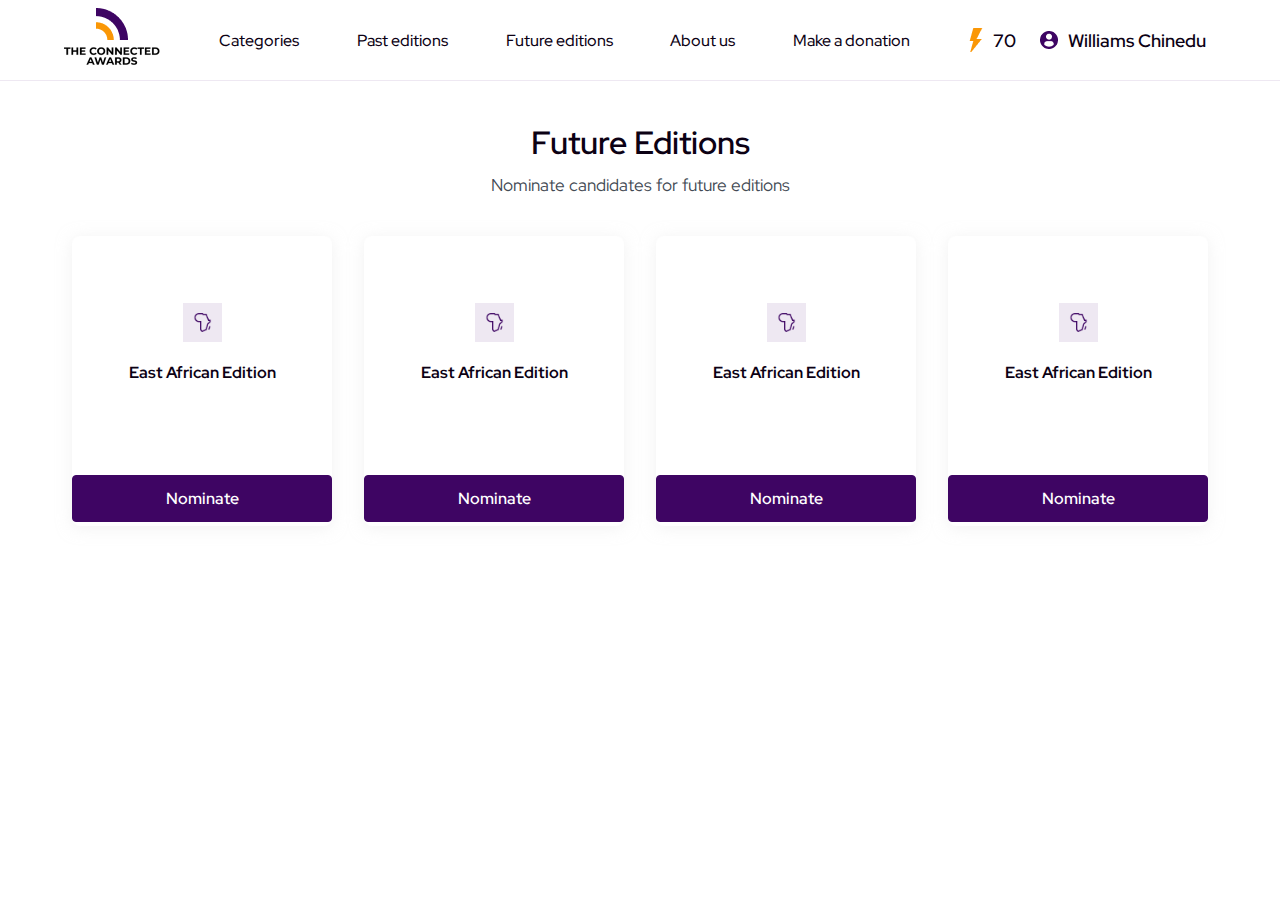
<file: pages/future.html>
<!DOCTYPE html>
<html lang="en">

<head>
    <meta charset="UTF-8">
    <meta http-equiv="X-UA-Compatible" content="IE=edge">
    <meta name="viewport" content="width=device-width, initial-scale=1.0">
    <title>Future Editions</title>
    <link rel="icon" href="/styles/CAImgs/Awardlogo.png">
    <link rel="preconnect" href="https://fonts.googleapis.com">
    <link rel="preconnect" href="https://fonts.gstatic.com" crossorigin>
    <link href="https://fonts.googleapis.com/css2?family=Red+Hat+Display:wght@400;500;700;900&display=swap"
        rel="stylesheet">
    <link rel="stylesheet" href="https://cdnjs.cloudflare.com/ajax/libs/font-awesome/6.1.1/css/all.min.css"
        integrity="sha512-KfkfwYDsLkIlwQp6LFnl8zNdLGxu9YAA1QvwINks4PhcElQSvqcyVLLD9aMhXd13uQjoXtEKNosOWaZqXgel0g=="
        crossorigin="anonymous" referrerpolicy="no-referrer" />
    <link rel="stylesheet" href="/styles/style.css">
</head>

<body>
    <header class="header cartegories">
        <div class="container">
            <div class="Awardnav">
                <a href="/index.html">
                    <div class="awardlogo">
                        <img src="/styles/CAImgs/Awardlogo.png" alt="logo" class="img-fluid">
                    </div>
                </a>
                <span id="Icons" class="bars"><i class="fa fa-bars" onclick="changeicon(this)"></i></span>
                <ul class="award_nav" id="navMenu">
                    <li class="award_items"><a href="/pages/cartegorie.html" class="award_links">Categories</a></li>
                    <li class="award_items"><a href="/pages/past.html" class="award_links">Past editions</a></li>
                    <li class="award_items"><a href="/pages/future.html" class="award_links">Future editions</a></li>
                    <li class="award_items"><a href="#" class="award_links">About us</a></li>
                    <li class="award_items"><a href="/pages/donation.html" class="award_links">Make a donation</a></li>
                </ul>
                <div class="award_buttons award_account" id="navBtn">
                    <p class="Lightling">
                        <img src="/pages/img/lightling.png" alt="" class="img-fluid">
                        <span>70</span>
                    </p>
                    <p class="Account" id="Account">
                        <img src="/pages/img/userIcon.png" alt="" class="img-fluid">
                        <span>Williams Chinedu</span>
                        <i class="fa-solid fa-caret-down"></i>
                    </p>
                    <div class="dropdowmMenu" id="logMenu">
                        <div class="logOut">
                            <p class="Account logA">
                                <img src="/pages/img/userw.png" alt="" class="img-fluid">
                                <span>Williams Chinedu</span>
                                <i class="fa-solid fa-caret-down"></i>
                            </p>
                            <a href="/index.html" class="logged">
                                <img src="/pages/img/exiticon.png" alt="" class="img-fluid">
                                Log out
                            </a>
                        </div>
                    </div>
                </div>
            </div>
        </div>
    </header>

    <main class="futureMain">
        <div class="container">
            <div class="futureArea">
                <div class="futureTitle">
                    <h2>Future Editions</h2>
                    <p>Nominate candidates for future editions</p>
                </div>
                <div class="futureItems">
                    <div class="futureItem">
                        <img src="/pages/img/futureAfri.png" alt="" class="img-fluid">
                        <h4>East African Edition</h4>
                        <a href="/pages/norminateForm.html">
                            <div class="futureBtn">
                                <button class="btn">Nominate</button>
                            </div>
                        </a>
                    </div>
                    <div class="futureItem">
                        <img src="/pages/img/futureAfri.png" alt="" class="img-fluid">
                        <h4>East African Edition</h4>
                        <a href="/pages/norminateForm.html">
                            <div class="futureBtn">
                                <button class="btn">Nominate</button>
                            </div>
                        </a>
                    </div>
                    <div class="futureItem">
                        <img src="/pages/img/futureAfri.png" alt="" class="img-fluid">
                        <h4>East African Edition</h4>
                        <a href="/pages/norminateForm.html">
                            <div class="futureBtn">
                                <button class="btn">Nominate</button>
                            </div>
                        </a>
                    </div>
                    <div class="futureItem">
                        <img src="/pages/img/futureAfri.png" alt="" class="img-fluid">
                        <h4>East African Edition</h4>
                        <a href="/pages/norminateForm.html">
                            <div class="futureBtn">
                                <button class="btn">Nominate</button>
                            </div>
                        </a>
                    </div>
                </div>
            </div>
        </div>
    </main>

    <script src="/styles/js/main.js"></script>
</body>

</html>
</file>
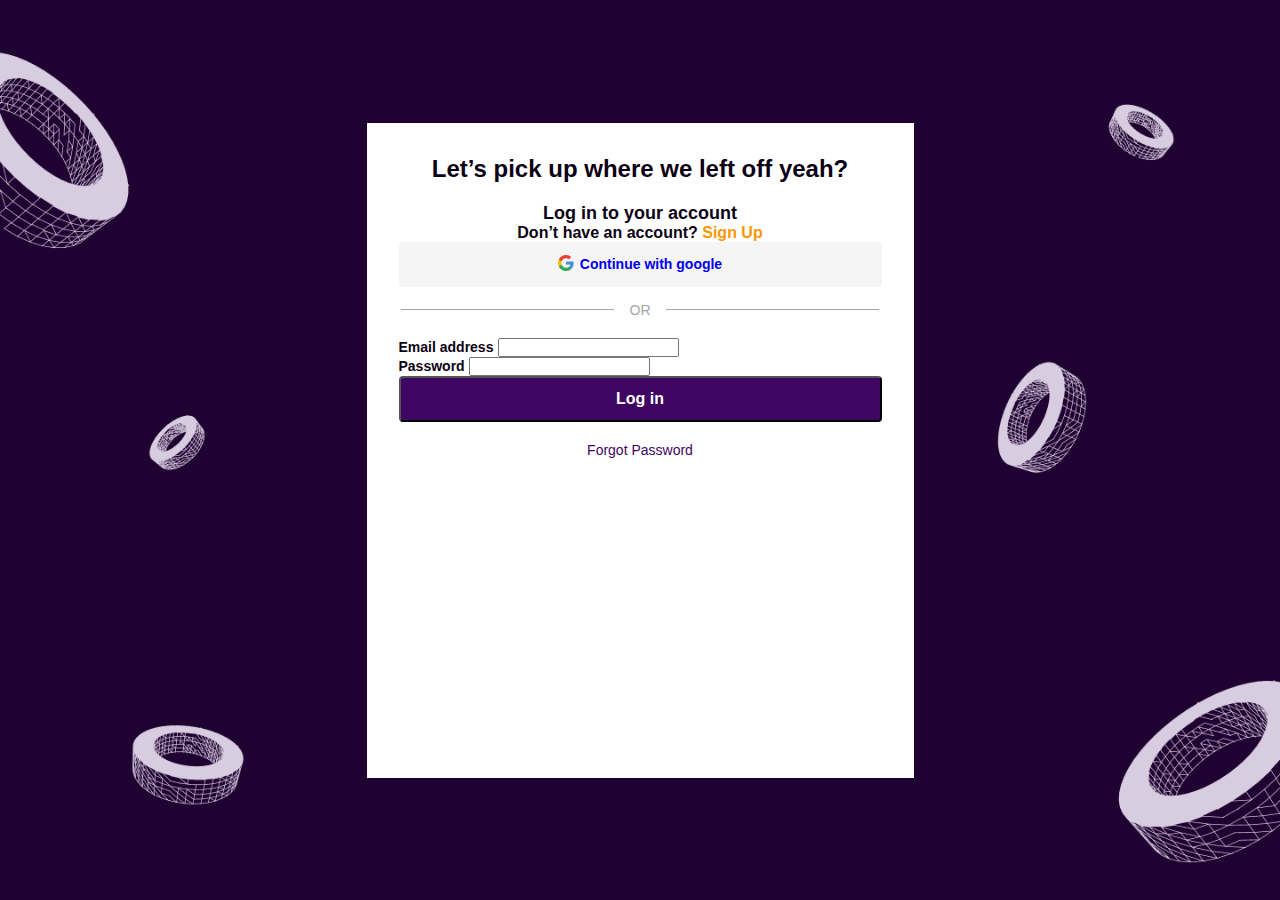
<file: pages/login.html>
<!DOCTYPE html>
<html lang="en">

<head>
    <meta charset="UTF-8">
    <meta http-equiv="X-UA-Compatible" content="IE=edge">
    <meta name="viewport" content="width=device-width, initial-scale=1.0">
    <title>Login</title>
    <link rel="icon" href="/styles/CAImgs/Awardlogo.png">
    <link href="https://cdn.jsdelivr.net/npm/bootstrap@5.0.2/dist/css/bootstrap.min.css" rel="stylesheet"
        integrity="sha384-EVSTQN3/azprG1Anm3QDgpJLIm9Nao0Yz1ztcQTwFspd3yD65VohhpuuCOmLASjC" crossorigin="anonymous">
    <link rel="stylesheet" href="/styles/style.css">
</head>

<body>
    <div class="loginArea">
        <div class="container form_content">
            <div class="loginCard">
                <div class="headingside">
                    <h2>Let’s pick up where we left off yeah?</h2>
                    <h6>Log in to your account</h6>
                    <p>Don’t have an account? <a href="/pages/signup.html">Sign Up</a></p>
                    <a href="https://www.google.com.ng/" class="btn goggle">
                        <span class="goggleIcon"><img src="/pages/img/gogleImg.png" alt="" class="goggleimg"></span>
                        Continue with google
                    </a>
                    <span class="option">OR</span>
                </div>
                <form class="myForm" id="Form">
                    <div class="mb-3">
                        <label for="email" class="form-label">Email address</label>
                        <input type="email" class="form-control" id="email" aria-describedby="emailHelp">
                        <span id="err"></span>
                    </div>
                    <div class="mb-3">
                        <label for="password" class="form-label">Password</label>
                        <input type="password" class="form-control" id="password">
                        <span id="errP"></span>
                    </div>
                    <div class="loginBtn"><button type="submit" class="btn">Log in</button></div>
                    <a href="#" class="forgetPass">Forgot Password</a>
                </form>
            </div>
        </div>
    </div>
    
    <script src="https://cdn.jsdelivr.net/npm/bootstrap@5.0.2/dist/js/bootstrap.bundle.min.js"
        integrity="sha384-MrcW6ZMFYlzcLA8Nl+NtUVF0sA7MsXsP1UyJoMp4YLEuNSfAP+JcXn/tWtIaxVXM"
        crossorigin="anonymous"></script>
        <script src="/pages/validationPage/validation.js"></script>
</body>

</html>
</file>
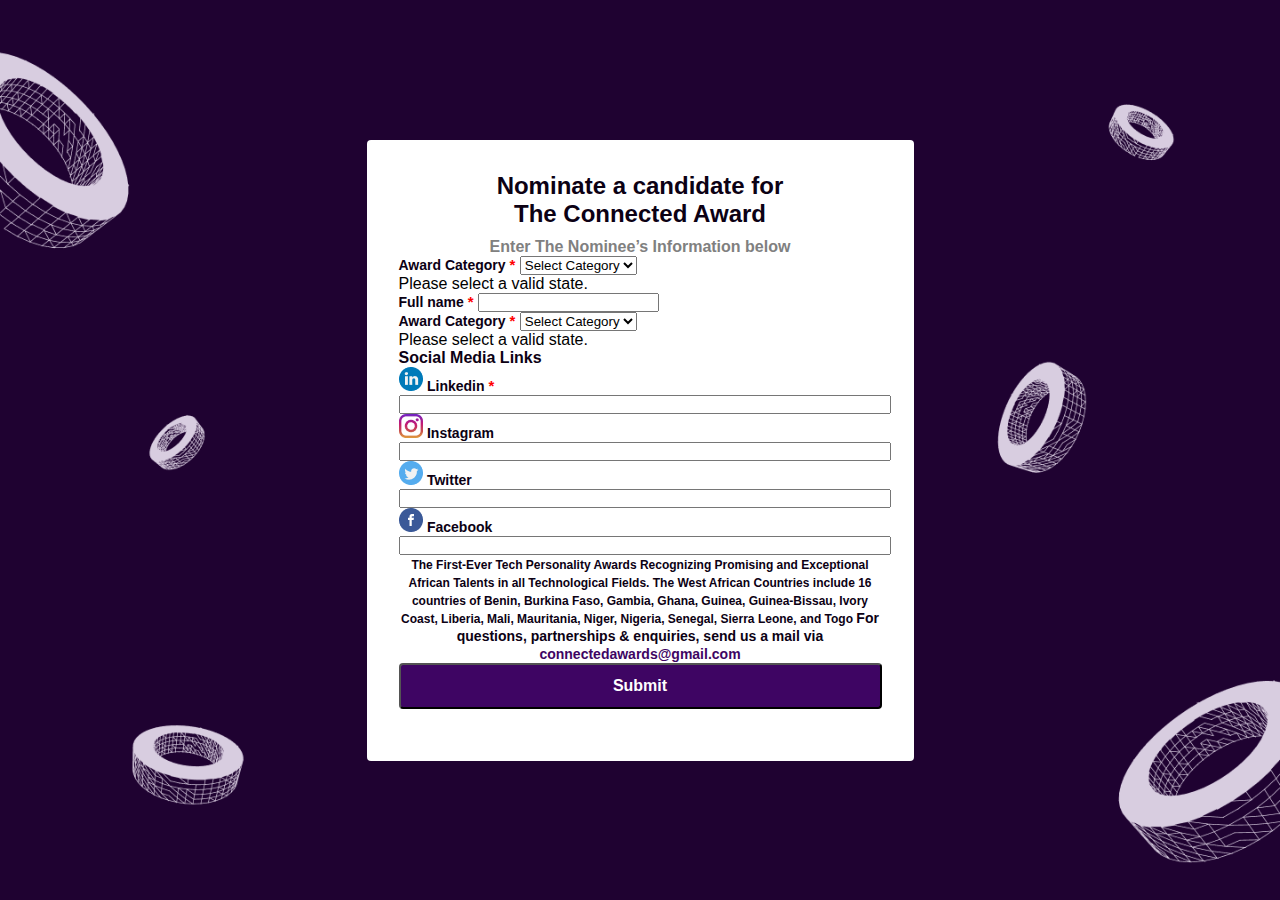
<file: pages/norminateForm.html>
<!DOCTYPE html>
<html lang="en">

<head>
    <meta charset="UTF-8">
    <meta http-equiv="X-UA-Compatible" content="IE=edge">
    <meta name="viewport" content="width=device-width, initial-scale=1.0">
    <title>Norminate Candidate</title>
    <link rel="icon" href="/styles/CAImgs/Awardlogo.png">
    <link rel="stylesheet" href="https://cdnjs.cloudflare.com/ajax/libs/font-awesome/6.1.1/css/all.min.css"
        integrity="sha512-KfkfwYDsLkIlwQp6LFnl8zNdLGxu9YAA1QvwINks4PhcElQSvqcyVLLD9aMhXd13uQjoXtEKNosOWaZqXgel0g=="
        crossorigin="anonymous" referrerpolicy="no-referrer" />
    <link href="https://cdn.jsdelivr.net/npm/bootstrap@5.0.2/dist/css/bootstrap.min.css" rel="stylesheet"
        integrity="sha384-EVSTQN3/azprG1Anm3QDgpJLIm9Nao0Yz1ztcQTwFspd3yD65VohhpuuCOmLASjC" crossorigin="anonymous">
    <link rel="stylesheet" href="/styles/style.css">
</head>

<body>
    <div class="signupArea">
        <div class="container form_content">
            <div class="sigupCard Nominatecard">
                <div class="headingside Norminate">
                    <h2 style="margin-bottom: 0;">Nominate a candidate for
                    </h2>
                    <h2 style="margin-bottom: 10px;">The Connected Award</h2>
                    <p>Enter The Nominee’s Information below</p>
                </div>
                <form class="row g-3  myForm awardForm" id="donateForm">
                    <div class="col-md-12">
                        <label for="award" class="form-label">Award Category <span
                                style="color:red; font-size:15px;">*</span></label>
                        <select class="form-select" id="award" required>
                            <option style="color: #6f6f6f; font-weight:600;">Select Category</option>
                            <option>Best in Stuff</option>
                            <option>Best in Stuff</option>
                            <option>Best in Stuff</option>
                            <option>Best in Stuff</option>
                        </select>
                        <div class="invalid-feedback">
                            Please select a valid state.
                        </div>
                    </div>
                    <div class="col-md-12">
                        <label for="Firstname" class="form-label">Full name <span
                                style="color:red; font-size:15px;">*</span></label>
                        <input type="text" class="form-control" id="Fullname">
                        <div id="validFeedback">
                        </div>
                    </div>
                    <div class="col-md-12">
                        <label for="award" class="form-label">Award Category <span
                                style="color:red; font-size:15px;">*</span></label>
                        <select class="form-select" id="award" required>
                            <option style="color: #6f6f6f; font-weight:600;">Select Category</option>
                            <option>Best in Stuff</option>
                            <option>Best in Stuff</option>
                            <option>Best in Stuff</option>
                            <option>Best in Stuff</option>
                        </select>
                        <div class="invalid-feedback">
                            Please select a valid state.
                        </div>
                    </div>
                    <div class="socialArea">
                        <p style="font-weight: 600;">Social Media Links</p>
                    </div>
                    <div class="row g-3 align-items-center mb-4 mt-0">
                        <div class="col-md-4">
                            <img src="/pages/img/linkedin.png" alt="" class="img-fluid">
                            <label for="awardLink" class="form-label">Linkedin <span
                                    style="color:red; font-size:15px;">*</span></label>
                        </div>
                        <div class="col-md-8">
                            <input type="url" class="form-control" style="width: 102%;" id="awardLink">
                        </div>
                        <div class="col-md-4">
                            <img src="/pages/img/instagram.png" alt="" class="img-fluid">
                            <label for="awardInsta" class="form-label">Instagram</label>
                        </div>
                        <div class="col-md-8">
                            <input type="url" class="form-control" style="width: 102%;" id="awardInsta">
                        </div>
                        <div class="col-md-4">
                            <img src="/pages/img/twitter.png" alt="" class="img-fluid">
                            <label for="awardTwitt" class="form-label">Twitter</label>
                        </div>
                        <div class="col-md-8">
                            <input type="url" class="form-control" style="width: 102%;" id="awardTwitt">
                        </div>
                        <div class="col-md-4">
                            <img src="/pages/img/facebook.png" alt="" class="img-fluid">
                            <label for="awardFace" class="form-label">Facebook</label>
                        </div>
                        <div class="col-md-8">
                            <input type="url" class="form-control" style="width: 102%;" id="awardFace">
                        </div>
                    </div>
                    <div class='form_check awradCheck'>
                        <label class="mb-3">
                            The First-Ever Tech Personality Awards Recognizing Promising and Exceptional African Talents
                            in all Technological Fields. The West African Countries include 16 countries of Benin,
                            Burkina Faso, Gambia, Ghana, Guinea, Guinea-Bissau, Ivory Coast, Liberia, Mali, Mauritania,
                            Niger, Nigeria, Senegal, Sierra Leone, and Togo
                        </label>
                        <label class="awardL">
                            For questions, partnerships & enquiries, send us a mail via<a href="">
                                connectedawards@gmail.com</a>
                        </label>
                    </div>
                    <div class="col-12 signupBtn" id="submitBtn">
                        <button class="btn" type="submit">Submit</button>
                    </div>
                </form>
            </div>
        </div>
    </div>

    <div class="voteModal" id="voteM">
        <div class="cardBody">
            <span class="closeIcon" id="closeitem"><i class="fa fa-times"></i></span>
            <div class="card_content">
                <img src="/pages/img/goodThumb.png" alt="" class="img-fluid">
                <h2>Awesome!</h2>
                <p>Your Nomination has been submitted
                </p>
                <p class="p">We are commited to promoting technology in Africa</p>
                <a href="/index.html" class="btn return">Return to homepage</a>
            </div>
        </div>
    </div>

    <script src="/pages/validationPage/norminate.js"></script>
    <script src="https://cdn.jsdelivr.net/npm/bootstrap@5.0.2/dist/js/bootstrap.bundle.min.js"
        integrity="sha384-MrcW6ZMFYlzcLA8Nl+NtUVF0sA7MsXsP1UyJoMp4YLEuNSfAP+JcXn/tWtIaxVXM"
        crossorigin="anonymous"></script>
</body>

</html>
</file>
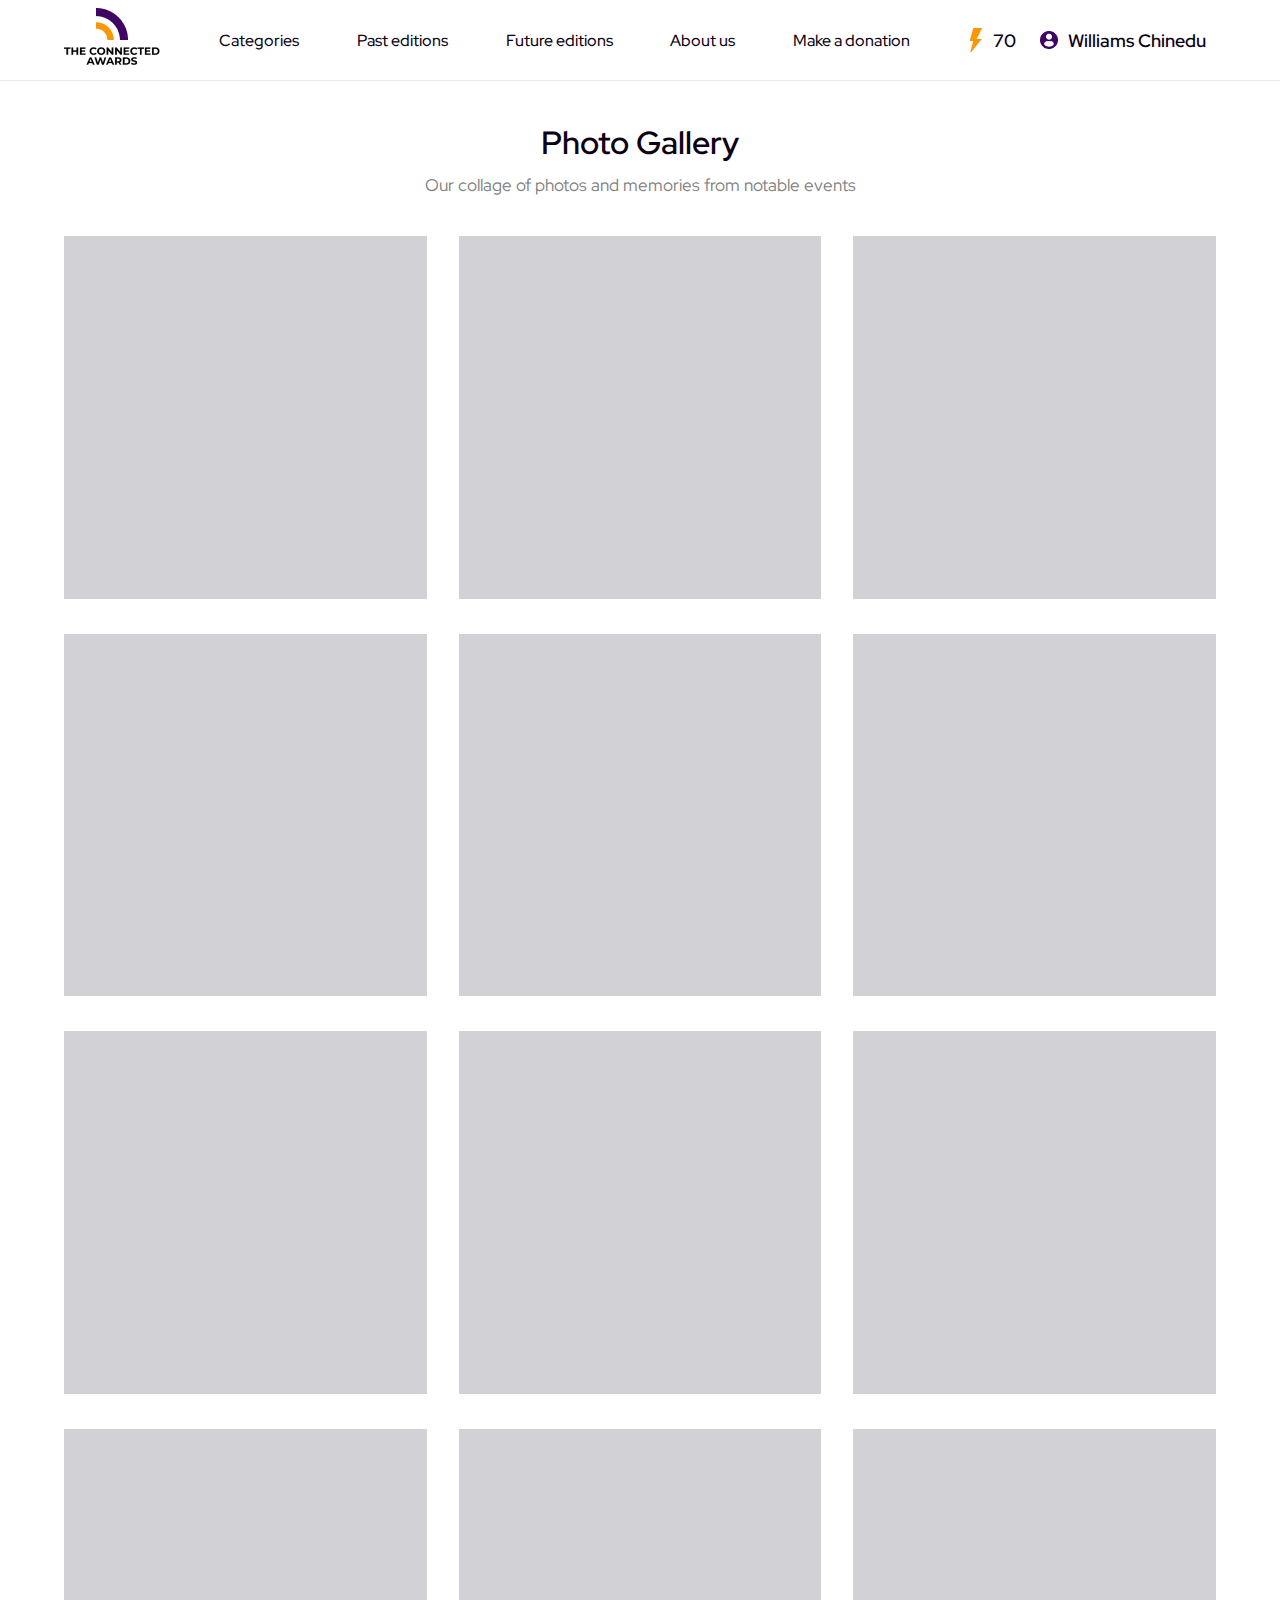
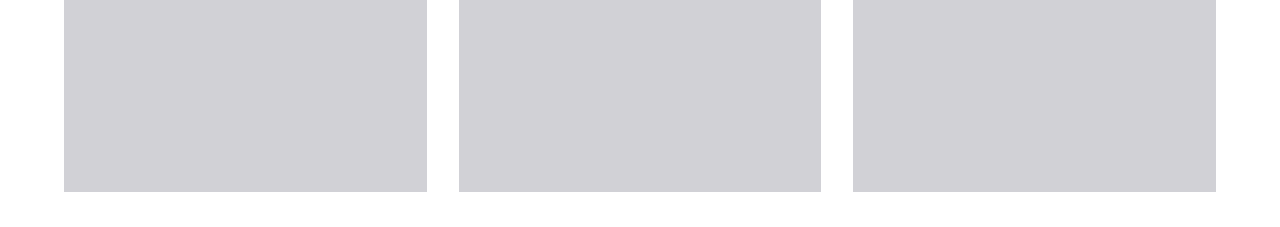
<file: pages/past.html>
<!DOCTYPE html>
<html lang="en">

<head>
    <meta charset="UTF-8">
    <meta http-equiv="X-UA-Compatible" content="IE=edge">
    <meta name="viewport" content="width=device-width, initial-scale=1.0">
    <title>Past Editions</title>
    <link rel="icon" href="/styles/CAImgs/Awardlogo.png">
    <link rel="preconnect" href="https://fonts.googleapis.com">
    <link rel="preconnect" href="https://fonts.gstatic.com" crossorigin>
    <link href="https://fonts.googleapis.com/css2?family=Red+Hat+Display:wght@400;500;700;900&display=swap"
        rel="stylesheet">
    <link rel="stylesheet" href="https://cdnjs.cloudflare.com/ajax/libs/font-awesome/6.1.1/css/all.min.css"
        integrity="sha512-KfkfwYDsLkIlwQp6LFnl8zNdLGxu9YAA1QvwINks4PhcElQSvqcyVLLD9aMhXd13uQjoXtEKNosOWaZqXgel0g=="
        crossorigin="anonymous" referrerpolicy="no-referrer" />
    <link rel="stylesheet" href="/styles/style.css">
</head>

<body>
    <header class="header cartegories">
        <div class="container">
            <div class="Awardnav">
                <a href="/index.html">
                    <div class="awardlogo">
                        <img src="/styles/CAImgs/Awardlogo.png" alt="logo" class="img-fluid">
                    </div>
                </a>
                <span id="Icons" class="bars"><i class="fa fa-bars" onclick="changeicon(this)"></i></span>
                <ul class="award_nav" id="navMenu">
                    <li class="award_items"><a href="/pages/cartegorie.html" class="award_links">Categories</a></li>
                    <li class="award_items"><a href="/pages/past.html" class="award_links">Past editions</a></li>
                    <li class="award_items"><a href="/pages/future.html" class="award_links">Future editions</a></li>
                    <li class="award_items"><a href="#" class="award_links">About us</a></li>
                    <li class="award_items"><a href="/pages/donation.html" class="award_links">Make a donation</a></li>
                </ul>
                <div class="award_buttons award_account" id="navBtn">
                    <p class="Lightling">
                        <img src="/pages/img/lightling.png" alt="" class="img-fluid">
                        <span>70</span>
                    </p>
                    <p class="Account" id="Account">
                        <img src="/pages/img/userIcon.png" alt="" class="img-fluid">
                        <span>Williams Chinedu</span>
                        <i class="fa-solid fa-caret-down"></i>
                    </p>
                    <div class="dropdowmMenu" id="logMenu">
                        <div class="logOut">
                            <p class="Account logA">
                                <img src="/pages/img/userw.png" alt="" class="img-fluid">
                                <span>Williams Chinedu</span>
                                <i class="fa-solid fa-caret-down"></i>
                            </p>
                            <a href="/index.html" class="logged">
                                <img src="/pages/img/exiticon.png" alt="" class="img-fluid">
                                Log out
                            </a>
                        </div>
                    </div>
                </div>
            </div>
        </div>
    </header>

    <main>
        <div class="container">
            <div class="futureArea">
                <div class="futureTitle pastTitle">
                    <h2>Photo Gallery</h2>
                    <p>Our collage of photos and memories from notable events</p>
                </div>
                <div class="futureItems pastItems">
                    <div class="pastItem">
                        <img src="/pages/img/chube.png" alt="" class="img-fluid">
                    </div>
                    <div class="pastItem">
                        <img src="/pages/img/chube.png" alt="" class="img-fluid">
                    </div>
                    <div class="pastItem">
                        <img src="/pages/img/chube.png" alt="" class="img-fluid">
                    </div>
                </div>
                <div class="futureItems pastItems">
                    <div class="pastItem">
                        <img src="/pages/img/chube.png" alt="" class="img-fluid">
                    </div>
                    <div class="pastItem">
                        <img src="/pages/img/chube.png" alt="" class="img-fluid">
                    </div>
                    <div class="pastItem">
                        <img src="/pages/img/chube.png" alt="" class="img-fluid">
                    </div>
                </div>
                <div class="futureItems pastItems">
                    <div class="pastItem">
                        <img src="/pages/img/chube.png" alt="" class="img-fluid">
                    </div>
                    <div class="pastItem">
                        <img src="/pages/img/chube.png" alt="" class="img-fluid">
                    </div>
                    <div class="pastItem">
                        <img src="/pages/img/chube.png" alt="" class="img-fluid">
                    </div>
                </div>
                <div class="futureItems pastItems">
                    <div class="pastItem">
                        <img src="/pages/img/chube.png" alt="" class="img-fluid">
                    </div>
                    <div class="pastItem">
                        <img src="/pages/img/chube.png" alt="" class="img-fluid">
                    </div>
                    <div class="pastItem">
                        <img src="/pages/img/chube.png" alt="" class="img-fluid">
                    </div>
                </div>
            </div>
        </div>
    </main>

    <script src="/styles/js/main.js"></script>
</body>

</html>
</file>
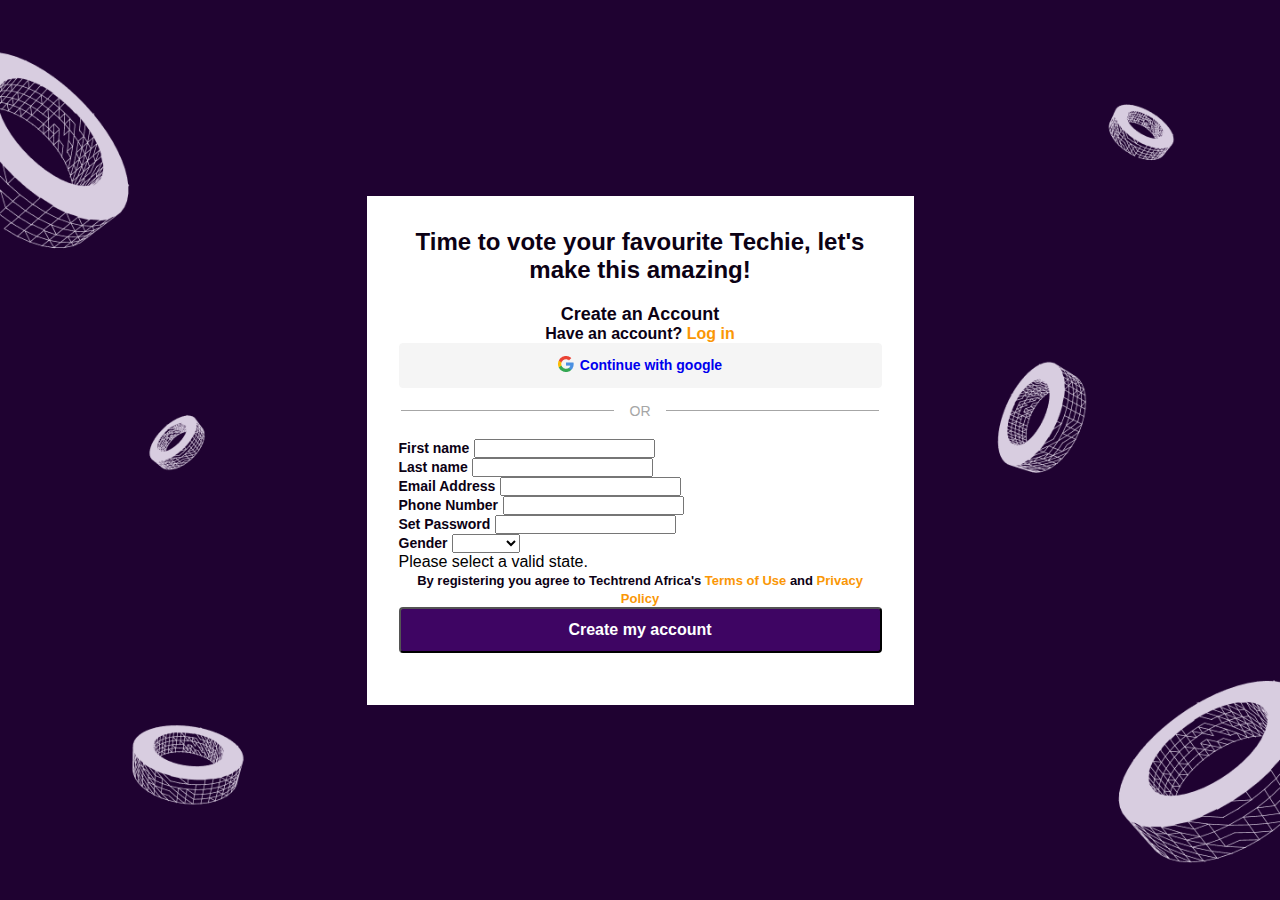
<file: pages/signup.html>
<!DOCTYPE html>
<html lang="en">

<head>
    <meta charset="UTF-8">
    <meta http-equiv="X-UA-Compatible" content="IE=edge">
    <meta name="viewport" content="width=device-width, initial-scale=1.0">
    <title>Sign Up</title>
    <link rel="icon" href="/styles/CAImgs/Awardlogo.png">
    <link href="https://cdn.jsdelivr.net/npm/bootstrap@5.0.2/dist/css/bootstrap.min.css" rel="stylesheet"
        integrity="sha384-EVSTQN3/azprG1Anm3QDgpJLIm9Nao0Yz1ztcQTwFspd3yD65VohhpuuCOmLASjC" crossorigin="anonymous">
    <link rel="stylesheet" href="/styles/style.css">
</head>

<body>
    <div class="signupArea">
        <div class="container form_content">
            <div class="sigupCard">
                <div class="headingside">
                    <h2>Time to vote your favourite Techie,
                        let's make this amazing!</h2>
                    <h6>Create an Account</h6>
                    <p>Have an account? <a href="/pages/login.html">Log in</a></p>
                    <a href="https://www.google.com.ng/" class="btn goggle">
                        <span class="goggleIcon"><img src="/pages/img/gogleImg.png" alt="" class="goggleimg"></span>
                        Continue with google
                    </a>
                    <span class="option">OR</span>
                </div>
                <form class="row g-3  myForm" id="Signupform">
                    <div class="col-md-6">
                        <label for="Firstname" class="form-label">First name</label>
                        <input type="text" class="form-control" id="Firstname">
                        <div id="validFeedback">
                        </div>
                    </div>
                    <div class="col-md-6">
                        <label for="lastName" class="form-label">Last name</label>
                        <input type="text" class="form-control" id="lastName">
                        <div id="validFeedbackL">
                        </div>
                    </div>
                    <div class="col-md-12">
                        <label for="email" class="form-label">Email Address</label>
                        <input type="email" class="form-control" id="email">
                        <div id="validfeedbackE">
                        </div>
                    </div>
                    <div class="col-md-12">
                        <label for="phoneNumber" class="form-label">Phone Number</label>
                        <input type="number" class="form-control" id="phoneNumber">
                        <div id="validFeedbackPh">
                        </div>
                    </div>
                    <div class="col-md-12">
                        <label for="password" class="form-label">Set Password</label>
                        <input type="password" class="form-control" id="password">
                        <div id="validFeedbackpass">
                        </div>
                    </div>
                    <div class="col-md-12">
                        <label for="gender" class="form-label">Gender</label>
                        <select class="form-select" id="gender" required>
                            <option></option>
                            <option>Male</option>
                            <option>Female</option>
                            <option>Custom</option>
                        </select>
                        <div class="invalid-feedback">
                            Please select a valid state.
                        </div>
                    </div>
                    <div class='form_check'>
                        <label>
                            By registering you agree to Techtrend Africa's <span>Terms of Use</span> and<span> Privacy
                                Policy</span>
                        </label>
                    </div>
                    <div class="col-12 signupBtn">
                        <button class="btn" type="submit">Create my account</button>
                    </div>
                </form>
            </div>
        </div>
    </div>

    <script src="/pages/validationPage/SignUp.js"></script>
    <script src="https://cdn.jsdelivr.net/npm/bootstrap@5.0.2/dist/js/bootstrap.bundle.min.js"
        integrity="sha384-MrcW6ZMFYlzcLA8Nl+NtUVF0sA7MsXsP1UyJoMp4YLEuNSfAP+JcXn/tWtIaxVXM"
        crossorigin="anonymous"></script>
</body>

</html>
</file>
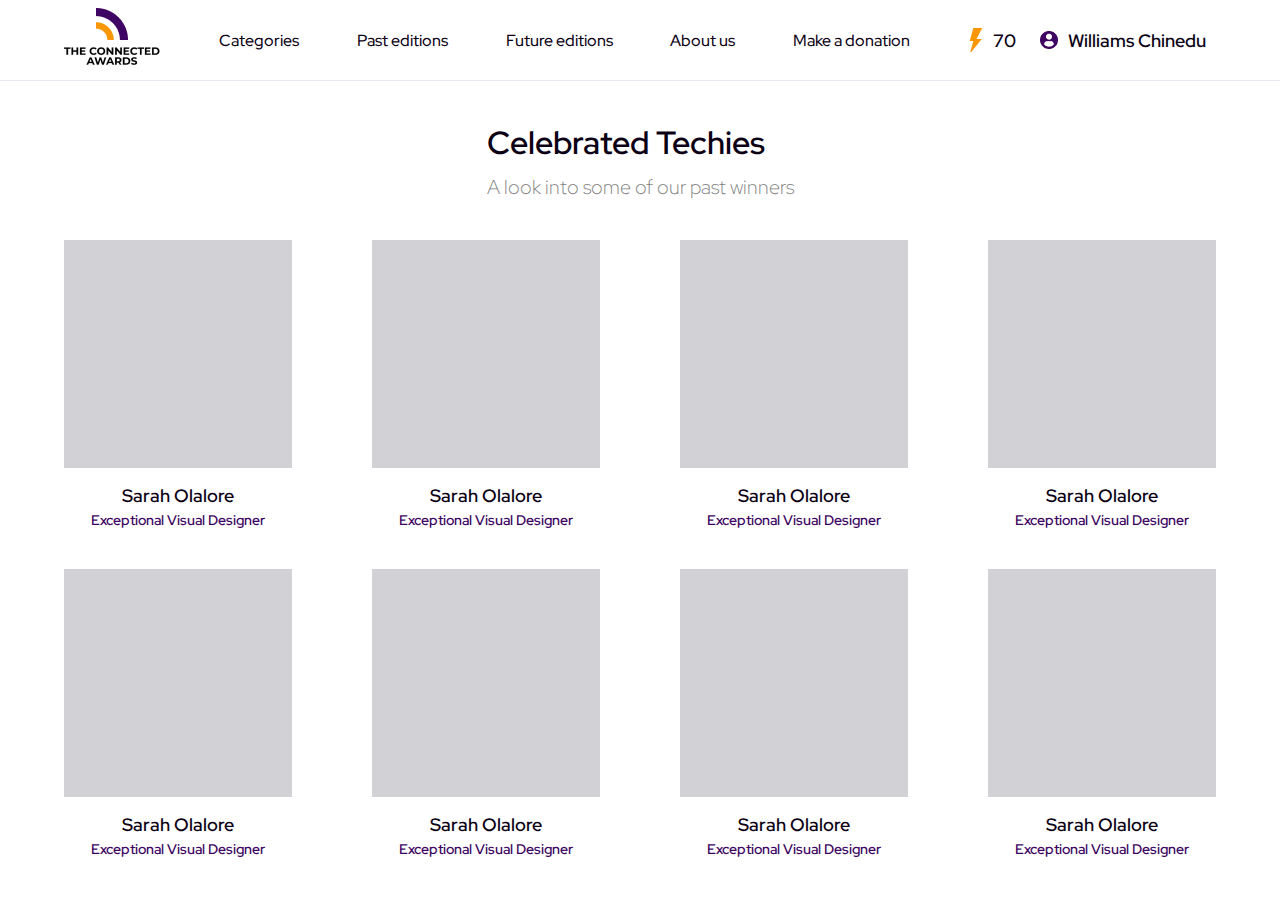
<file: pages/techies.html>
<!DOCTYPE html>
<html lang="en">

<head>
    <meta charset="UTF-8">
    <meta http-equiv="X-UA-Compatible" content="IE=edge">
    <meta name="viewport" content="width=device-width, initial-scale=1.0">
    <title>Celebrate Techies</title>
    <link rel="icon" href="/styles/CAImgs/Awardlogo.png">
    <link rel="preconnect" href="https://fonts.googleapis.com">
    <link rel="preconnect" href="https://fonts.gstatic.com" crossorigin>
    <link href="https://fonts.googleapis.com/css2?family=Red+Hat+Display:wght@400;500;700;900&display=swap"
        rel="stylesheet">
    <link rel="stylesheet" href="https://cdnjs.cloudflare.com/ajax/libs/font-awesome/6.1.1/css/all.min.css"
        integrity="sha512-KfkfwYDsLkIlwQp6LFnl8zNdLGxu9YAA1QvwINks4PhcElQSvqcyVLLD9aMhXd13uQjoXtEKNosOWaZqXgel0g=="
        crossorigin="anonymous" referrerpolicy="no-referrer" />
    <link rel="stylesheet" href="/styles/style.css">
</head>

<body>
    <header class="header donate">
        <div class="container">
            <div class="Awardnav">
                <a href="/index.html">
                    <div class="awardlogo">
                        <img src="/styles/CAImgs/Awardlogo.png" alt="logo" class="img-fluid">
                    </div>
                </a>
                <span id="Icons" class="bars"><i class="fa fa-bars" onclick="changeicon(this)"></i></span>
                <ul class="award_nav" id="navMenu">
                    <li class="award_items"><a href="/pages/cartegorie.html" class="award_links">Categories</a></li>
                    <li class="award_items"><a href="/pages/past.html" class="award_links">Past editions</a></li>
                    <li class="award_items"><a href="/pages/future.html" class="award_links">Future editions</a></li>
                    <li class="award_items"><a href="#" class="award_links">About us</a></li>
                    <li class="award_items"><a href="/pages/donation.html" class="award_links">Make a donation</a></li>
                </ul>
                <div class="award_buttons award_account" id="navBtn">
                    <p class="Lightling">
                        <img src="/pages/img/lightling.png" alt="" class="img-fluid">
                        <span>70</span>
                    </p>
                    <p class="Account" id="Account">
                        <img src="/pages/img/userIcon.png" alt="" class="img-fluid">
                        <span>Williams Chinedu</span>
                        <i class="fa-solid fa-caret-down"></i>
                    </p>
                    <div class="dropdowmMenu" id="logMenu">
                        <div class="logOut">
                            <p class="Account logA">
                                <img src="/pages/img/userw.png" alt="" class="img-fluid">
                                <span>Williams Chinedu</span>
                                <i class="fa-solid fa-caret-down"></i>
                            </p>
                            <a href="/index.html" class="logged">
                                <img src="/pages/img/exiticon.png" alt="" class="img-fluid">
                                Log out
                            </a>
                        </div>
                    </div>
                </div>
            </div>
        </div>
    </header>

    <main>
        <div class="container">
            <div class="techiesArea">
                <div class="techiesTitle">
                    <h2>Celebrated Techies</h2>
                    <p>A look into some of our past winners</p>
                </div>
                <div class="celebrityItems firts">
                    <div class="celebrityItem">
                        <img src="/pages/img/shadedbox.png" alt="" class="img-fluid">
                        <h4>Sarah Olalore</h4>
                        <p>Exceptional Visual Designer</p>
                    </div>
                    <div class="celebrityItem">
                        <img src="/pages/img/shadedbox.png" alt="" class="img-fluid">
                        <h4>Sarah Olalore</h4>
                        <p>Exceptional Visual Designer</p>
                    </div>
                    <div class="celebrityItem">
                        <img src="/pages/img/shadedbox.png" alt="" class="img-fluid">
                        <h4>Sarah Olalore</h4>
                        <p>Exceptional Visual Designer</p>
                    </div>
                    <div class="celebrityItem">
                        <img src="/pages/img/shadedbox.png" alt="" class="img-fluid">
                        <h4>Sarah Olalore</h4>
                        <p>Exceptional Visual Designer</p>
                    </div>
                </div>
                <div class="celebrityItems">
                    <div class="celebrityItem">
                        <img src="/pages/img/shadedbox.png" alt="" class="img-fluid">
                        <h4>Sarah Olalore</h4>
                        <p>Exceptional Visual Designer</p>
                    </div>
                    <div class="celebrityItem">
                        <img src="/pages/img/shadedbox.png" alt="" class="img-fluid">
                        <h4>Sarah Olalore</h4>
                        <p>Exceptional Visual Designer</p>
                    </div>
                    <div class="celebrityItem">
                        <img src="/pages/img/shadedbox.png" alt="" class="img-fluid">
                        <h4>Sarah Olalore</h4>
                        <p>Exceptional Visual Designer</p>
                    </div>
                    <div class="celebrityItem">
                        <img src="/pages/img/shadedbox.png" alt="" class="img-fluid">
                        <h4>Sarah Olalore</h4>
                        <p>Exceptional Visual Designer</p>
                    </div>
                </div>
            </div>
        </div>
    </main>
    <script src="/styles/js/main.js"></script>
</body>

</html>
</file>
<file: styles/style.css>
.container {
  width: 90%;
  margin: 0 auto;
}

.btn {
  padding: 12px 20px;
  font-size: 16px;
  font-weight: 600;
  border-radius: 4px;
  -webkit-transition: all 300ms ease;
  transition: all 300ms ease;
  outline: none;
  cursor: pointer;
}

.img-fluid {
  max-width: 100%;
}

.targetIcons {
  display: -webkit-box;
  display: -ms-flexbox;
  display: flex;
  -ms-flex-wrap: wrap;
      flex-wrap: wrap;
  -webkit-box-pack: justify;
      -ms-flex-pack: justify;
          justify-content: space-between;
  padding-bottom: 20vh;
}

@media screen and (max-width: 1083px) {
  .targetIcons {
    gap: 40px;
  }
}

@media screen and (max-width: 540px) {
  .targetIcons {
    -webkit-column-gap: 10px;
            column-gap: 10px;
  }
}

@media screen and (max-width: 455px) {
  .targetIcons {
    -webkit-box-pack: center;
        -ms-flex-pack: center;
            justify-content: center;
  }
}

.targetIcons .targetitem {
  display: -webkit-box;
  display: -ms-flexbox;
  display: flex;
  -webkit-box-align: center;
      -ms-flex-align: center;
          align-items: center;
  -webkit-box-pack: center;
      -ms-flex-pack: center;
          justify-content: center;
  width: 236px;
  height: 245px;
  -webkit-box-orient: vertical;
  -webkit-box-direction: normal;
      -ms-flex-direction: column;
          flex-direction: column;
  border: 1px solid #ffffff;
}

@media screen and (max-width: 568px) {
  .targetIcons .targetitem {
    width: 220px;
  }
}

@media screen and (max-width: 499px) {
  .targetIcons .targetitem {
    width: 200px;
  }
}

@media screen and (max-width: 455px) {
  .targetIcons .targetitem {
    width: 240px;
  }
}

.targetIcons .targetitem img {
  width: 50%;
}

.targetIcons .targetitem span {
  margin-top: 12px;
  font-size: 20px;
  font-weight: 600;
  color: #ffffff;
}

.bars {
  display: none;
  font-size: 35px;
  color: #3e0563;
  cursor: pointer;
}

@media screen and (max-width: 998px) {
  .bars {
    display: block;
  }
}

.show {
  left: -15px !important;
}

.rightSide {
  position: absolute;
  top: 476px;
}

@media screen and (max-width: 1026px) {
  .rightSide {
    top: 423px;
    width: 10%;
  }
}

@media screen and (max-width: 963px) {
  .rightSide {
    width: 9%;
    top: 440px;
  }
}

@media screen and (max-width: 915px) {
  .rightSide {
    top: 430px;
  }
}

@media screen and (max-width: 899px) {
  .rightSide {
    top: 410px;
  }
}

@media screen and (max-width: 812px) {
  .rightSide {
    width: 10%;
    top: 616px;
  }
}

@media screen and (max-width: 694px) {
  .rightSide {
    top: 861px;
  }
}

@media screen and (max-width: 618px) {
  .rightSide {
    width: 13%;
    top: 805px;
  }
}

@media screen and (max-width: 543px) {
  .rightSide {
    top: 790px;
  }
}

@media screen and (max-width: 491px) {
  .rightSide {
    top: 730px;
  }
}

@media screen and (max-width: 408px) {
  .rightSide {
    width: 15%;
    top: 690px;
  }
}

.form-control:focus {
  outline: none;
  -webkit-box-shadow: none;
          box-shadow: none;
  border: 2px solid #bababa;
}

.error {
  border: 2px solid red;
}

.success {
  border: 2px solid green;
}

.searchHere {
  width: 100%;
  display: -webkit-box;
  display: -ms-flexbox;
  display: flex;
  -webkit-box-pack: center;
      -ms-flex-pack: center;
          justify-content: center;
  gap: 1.5rem;
  margin-bottom: 15px;
}

@media screen and (max-width: 381px) {
  .searchHere {
    gap: 1rem;
  }
}

@media screen and (max-width: 310px) {
  .searchHere {
    gap: 10px;
  }
}

.searchHere .searchInput {
  position: relative;
  display: -webkit-box;
  display: -ms-flexbox;
  display: flex;
  -webkit-box-pack: center;
      -ms-flex-pack: center;
          justify-content: center;
  -webkit-box-align: center;
      -ms-flex-align: center;
          align-items: center;
  gap: 1.5rem;
  padding: 2px 16px;
  border-radius: 4px;
  border: 1px solid #bababa;
}

@media screen and (max-width: 381px) {
  .searchHere .searchInput {
    padding: 2px 9px;
    gap: 12px;
  }
}

.searchHere .searchInput .searchIcon {
  display: -webkit-box;
  display: -ms-flexbox;
  display: flex;
}

.searchHere .searchInput .input-control {
  width: 40vw;
  padding: 14px 13px;
  font-size: 18px;
  color: #0c0114;
  border: none !important;
  outline: none;
  background-color: transparent;
}

.searchHere .searchInput .input-control::-webkit-input-placeholder {
  font-size: 16px;
  font-weight: 500;
}

.searchHere .searchInput .input-control:-ms-input-placeholder {
  font-size: 16px;
  font-weight: 500;
}

.searchHere .searchInput .input-control::-ms-input-placeholder {
  font-size: 16px;
  font-weight: 500;
}

.searchHere .searchInput .input-control::placeholder {
  font-size: 16px;
  font-weight: 500;
}

@media screen and (max-width: 381px) {
  .searchHere .searchInput .input-control {
    padding: 12px 4px;
  }
}

@media screen and (max-width: 300px) {
  .searchHere .searchInput .input-control {
    padding: 10px 2px;
  }
}

.searchHere .search .me {
  background-color: #3e0563;
  color: #ffffff;
  border: 1px solid #3e0563;
  padding: 14px 28px;
}

@media screen and (max-width: 300px) {
  .searchHere .search .me {
    padding: 10px 20px;
  }
}

.disp-f {
  display: -webkit-box !important;
  display: -ms-flexbox !important;
  display: flex !important;
}

* {
  margin: 0;
  padding: 0;
  -webkit-box-sizing: border-box;
          box-sizing: border-box;
  font-family: "Red Hat Display", sans-serif !important;
  list-style: none;
  text-decoration: none !important;
  scroll-behavior: smooth;
}

.fa,
.fa-solid {
  font-family: "Font Awesome 6 Free" !important;
}

.heading_place h1 {
  font-size: 96px;
  font-weight: 500;
  text-align: center;
  margin-top: 40px;
  margin-bottom: 20px;
  line-height: 115.2px;
}

@media screen and (max-width: 1384px) {
  .heading_place h1 {
    font-size: 90px;
  }
}

@media screen and (max-width: 1295px) {
  .heading_place h1 {
    font-size: 70px;
  }
}

@media screen and (max-width: 522px) {
  .heading_place h1 {
    font-size: 50px;
    font-weight: 600;
    line-height: 76.8px;
  }
}

@media screen and (max-width: 391px) {
  .heading_place h1 {
    font-size: 45px;
    font-weight: 600;
    line-height: 76.8px;
  }
}

@media screen and (max-width: 351px) {
  .heading_place h1 {
    font-size: 40px;
    font-weight: 600;
    line-height: 76.8px;
  }
}

@media screen and (max-width: 310px) {
  .heading_place h1 {
    font-size: 30px;
    line-height: 70px;
  }
}

.votecounter {
  text-align: center;
  margin-bottom: 30px;
}

.votecounter h4 {
  margin-bottom: 12px;
  font-size: 18px;
  font-weight: 400;
  color: #0c0114;
}

.votecounter h4 span {
  color: #3e0563;
  font-size: 40px;
  font-weight: 500;
}

.votecounter p {
  color: #0c0114;
  font-size: 19px;
  font-weight: 500;
}

@media screen and (max-width: 1450px) {
  .extendItemed {
    -webkit-column-gap: 2rem !important;
            column-gap: 2rem !important;
  }
}

@media screen and (max-width: 1070px) {
  .extendItemed {
    -webkit-column-gap: 1rem !important;
            column-gap: 1rem !important;
  }
}

@media screen and (max-width: 998px) {
  .extendItemed {
    -ms-grid-columns: auto auto !important;
        grid-template-columns: auto auto !important;
    -webkit-box-pack: center !important;
        -ms-flex-pack: center !important;
            justify-content: center !important;
    -webkit-column-gap: 8rem !important;
            column-gap: 8rem !important;
  }
}

@media screen and (max-width: 630px) {
  .extendItemed {
    -webkit-column-gap: 4rem !important;
            column-gap: 4rem !important;
  }
}

@media screen and (max-width: 530px) {
  .extendItemed {
    -webkit-column-gap: 2rem !important;
            column-gap: 2rem !important;
  }
}

@media screen and (max-width: 582px) {
  .extendItemed {
    -ms-grid-columns: auto !important;
        grid-template-columns: auto !important;
  }
}

.extendItemed .extendItems {
  height: 300px !important;
}

@media screen and (max-width: 1399px) {
  .extendItemed .extendItems {
    width: 260px !important;
  }
}

@media screen and (max-width: 1269px) {
  .extendItemed .extendItems {
    width: 220px !important;
  }
}

@media screen and (max-width: 520px) {
  .extendItemed .extendItems {
    width: 260px !important;
  }
}

.extendItemed .extendItems h5 {
  color: #0c0114;
  font-size: 18px;
  margin-bottom: 12px;
}

.extendItemed .extendItems p {
  font-size: 16px;
  font-weight: 400;
  margin-bottom: 12px;
}

.extendItemed .extendItems .increasNum {
  width: 75%;
}

.extendItemed .extendItems .increasNum .increseFigure {
  background-color: #3e0563;
  width: 100%;
  display: -webkit-box;
  display: -ms-flexbox;
  display: flex;
  -webkit-box-pack: space-evenly;
      -ms-flex-pack: space-evenly;
          justify-content: space-evenly;
  -webkit-box-align: center;
      -ms-flex-align: center;
          align-items: center;
  border-radius: 4px;
  padding: 2px;
}

.extendItemed .extendItems .increasNum .increseFigure .increaseN {
  background-color: #ffffff;
  width: 60%;
  display: -webkit-box;
  display: -ms-flexbox;
  display: flex;
  -webkit-box-align: center;
      -ms-flex-align: center;
          align-items: center;
  -webkit-box-pack: justify;
      -ms-flex-pack: justify;
          justify-content: space-between;
  padding: 10px 5px;
  border-radius: 4px;
  color: #3e0563;
}

.extendItemed .extendItems .increasNum .increseFigure .increaseN i {
  cursor: pointer;
  font-size: 19px;
}

.extendItemed .extendItems .increasNum .increseFigure .increaseN span {
  font-size: 20px;
  font-weight: 600;
}

.extendItemed .extendItems .increasNum .increseFigure button {
  background-color: transparent;
  border: none;
  color: #ffffff;
  font-size: 18px;
}

.voteModal {
  background-color: #0000008a;
  position: fixed;
  top: 0;
  left: 0;
  width: 100%;
  height: 100%;
  z-index: 1111;
  display: -webkit-box;
  display: -ms-flexbox;
  display: flex;
  -webkit-box-pack: center;
      -ms-flex-pack: center;
          justify-content: center;
  -webkit-box-align: center;
      -ms-flex-align: center;
          align-items: center;
  display: none;
}

.voteModal .cardBody {
  position: relative;
  background-color: #ffffff;
  display: -webkit-box;
  display: -ms-flexbox;
  display: flex;
  -webkit-box-orient: vertical;
  -webkit-box-direction: normal;
      -ms-flex-direction: column;
          flex-direction: column;
  place-items: center;
  width: 511px;
  height: 510px;
  -webkit-transition: all 300ms ease;
  transition: all 300ms ease;
}

@media screen and (max-width: 540px) {
  .voteModal .cardBody {
    width: 376px;
  }
}

@media screen and (max-width: 394px) {
  .voteModal .cardBody {
    width: 306px;
  }
}

.voteModal .cardBody .closeIcon {
  position: absolute;
  top: 24px;
  right: 20px;
  display: -webkit-box;
  display: -ms-flexbox;
  display: flex;
  -webkit-box-pack: center;
      -ms-flex-pack: center;
          justify-content: center;
  -webkit-box-align: center;
      -ms-flex-align: center;
          align-items: center;
  -webkit-transition: all 300ms ease;
  transition: all 300ms ease;
}

.voteModal .cardBody .closeIcon i {
  font-size: 17px;
  cursor: pointer;
}

.voteModal .cardBody .card_content {
  display: -webkit-box;
  display: -ms-flexbox;
  display: flex;
  -webkit-box-align: center;
      -ms-flex-align: center;
          align-items: center;
  height: 100%;
  -webkit-box-orient: vertical;
  -webkit-box-direction: normal;
      -ms-flex-direction: column;
          flex-direction: column;
  -webkit-box-pack: center;
      -ms-flex-pack: center;
          justify-content: center;
  -webkit-transition: all 300ms ease;
  transition: all 300ms ease;
}

.voteModal .cardBody .card_content img {
  margin-bottom: 20px;
}

.voteModal .cardBody .card_content h2 {
  color: #3e0563;
  font-size: 48px;
  font-weight: 500;
  margin-bottom: 20px;
}

@media screen and (max-width: 540px) {
  .voteModal .cardBody .card_content h2 {
    font-size: 30px;
  }
}

.voteModal .cardBody .card_content p {
  color: #0c0114;
  font-size: 17px;
  font-weight: 600;
  text-align: center;
}

@media screen and (max-width: 540px) {
  .voteModal .cardBody .card_content p {
    font-size: 14px;
  }
}

.voteModal .cardBody .card_content .p {
  margin-bottom: 20px;
}

.voteModal .cardBody .card_content .return {
  display: -webkit-box;
  display: -ms-flexbox;
  display: flex;
  -webkit-box-pack: center;
      -ms-flex-pack: center;
          justify-content: center;
  -webkit-box-align: center;
      -ms-flex-align: center;
          align-items: center;
  width: 90%;
  background-color: #3e0563;
  color: #ffffff;
  font-size: 500;
}

.here {
  color: #3e0563;
  font-size: 20px;
  font-weight: 600;
}

.dropdowmMenu {
  position: relative;
  display: none;
}

.dropdowmMenu .logOut {
  position: absolute;
  top: 39px;
  right: 0;
  background-color: #3e0563;
  width: 19vw;
  -webkit-transform: translateX(10px);
          transform: translateX(10px);
  display: -webkit-box;
  display: -ms-flexbox;
  display: flex;
  -webkit-box-orient: vertical;
  -webkit-box-direction: normal;
      -ms-flex-direction: column;
          flex-direction: column;
  -webkit-box-pack: center;
      -ms-flex-pack: center;
          justify-content: center;
  -webkit-box-align: center;
      -ms-flex-align: center;
          align-items: center;
  height: 184px;
  z-index: 1;
  -webkit-transition: all 300ms ease;
  transition: all 300ms ease;
}

@media screen and (max-width: 998px) {
  .dropdowmMenu .logOut {
    top: -13px;
    width: 74vw;
    -webkit-transform: translateX(-48px);
            transform: translateX(-48px);
  }
}

.dropdowmMenu .logOut .logA {
  color: #ffffff;
  margin-bottom: 20px;
  border-bottom: 1px solid #bababa;
  padding: 16px;
  width: 100%;
  -webkit-box-pack: center;
      -ms-flex-pack: center;
          justify-content: center;
  gap: 5px !important;
}

.dropdowmMenu .logOut .logA span {
  color: #ffffff;
}

@media screen and (max-width: 1129px) {
  .dropdowmMenu .logOut .logA span {
    font-size: 15px !important;
  }
}

.dropdowmMenu .logOut .logged {
  display: -webkit-box;
  display: -ms-flexbox;
  display: flex;
  -webkit-box-align: end;
      -ms-flex-align: end;
          align-items: flex-end;
  -webkit-box-pack: start;
      -ms-flex-pack: start;
          justify-content: flex-start;
  padding-left: 20px;
  color: #ffffff;
  width: 100%;
  gap: 10px;
  font-size: 16px;
  font-weight: 600;
  border-bottom: 1px solid #bababa;
  padding: 16px;
  padding-top: 0px;
}

.header {
  background-color: #ffffff;
}

.header .Awardnav {
  display: -webkit-box;
  display: -ms-flexbox;
  display: flex;
  -webkit-box-align: center;
      -ms-flex-align: center;
          align-items: center;
  -webkit-box-pack: justify;
      -ms-flex-pack: justify;
          justify-content: space-between;
  height: calc(3.5rem + 1.5rem);
  padding: 20px 0;
  position: relative;
}

.header .Awardnav .awardlogo {
  z-index: 10;
}

.header .Awardnav .award_nav {
  display: -webkit-box;
  display: -ms-flexbox;
  display: flex;
  -webkit-box-pack: justify;
      -ms-flex-pack: justify;
          justify-content: space-between;
  width: 60%;
  -webkit-box-align: center;
      -ms-flex-align: center;
          align-items: center;
}

@media screen and (max-width: 1240px) {
  .header .Awardnav .award_nav {
    width: 55%;
  }
}

@media screen and (max-width: 1140px) {
  .header .Awardnav .award_nav {
    gap: 21px;
  }
}

@media screen and (max-width: 998px) {
  .header .Awardnav .award_nav {
    position: absolute;
    left: -1000vw;
    top: 55px;
    display: inline-block;
    width: 95vw;
    height: 336px;
    text-align: left;
    z-index: 1;
    background-color: #ffffff;
    -webkit-transition: all 300ms ease;
    transition: all 300ms ease;
    border-bottom: 1px solid #bababa;
  }
}

@media screen and (max-width: 998px) {
  .header .Awardnav .award_nav .award_items {
    margin-top: 40px;
    border-top: 1px solid #bababa;
    padding-left: 20px;
    display: -webkit-box;
    display: -ms-flexbox;
    display: flex;
  }
}

.header .Awardnav .award_nav .award_items .award_links {
  color: #0c0114;
  font-size: 16px;
  font-weight: 500;
}

@media screen and (max-width: 1140px) {
  .header .Awardnav .award_nav .award_items .award_links {
    font-size: 14px;
    color: #000000;
  }
}

@media screen and (max-width: 998px) {
  .header .Awardnav .award_nav .award_items .award_links {
    -webkit-transform: translateY(20px);
            transform: translateY(20px);
    font-weight: 600;
  }
}

.header .Awardnav .award_buttons {
  display: -webkit-box;
  display: -ms-flexbox;
  display: flex;
  gap: 1.5rem;
  -webkit-box-align: center;
      -ms-flex-align: center;
          align-items: center;
}

@media screen and (max-width: 998px) {
  .header .Awardnav .award_buttons {
    position: absolute;
    left: -1000vw;
    top: 387px;
    display: inline-block;
    width: 95vw;
    text-align: left;
    background-color: #ffffff;
    -webkit-transition: all 300ms ease;
    transition: all 300ms ease;
  }
}

.header .Awardnav .award_buttons .log {
  background-color: #eee8f2;
  color: #3e0563;
}

@media screen and (max-width: 998px) {
  .header .Awardnav .award_buttons .log {
    display: block;
    background: transparent;
    color: #000000;
    font-size: 14px;
    font-weight: 600;
    border-top: 1px solid #bababa;
    height: 50px;
    -webkit-transform: translateY(-2px);
            transform: translateY(-2px);
  }
}

.header .Awardnav .award_buttons .create {
  background-color: #3e0563;
  color: #ffffff;
}

@media screen and (max-width: 998px) {
  .header .Awardnav .award_buttons .create {
    display: block;
    background: transparent;
    color: #000000;
    font-size: 14px;
    font-weight: 600;
    border-top: 1px solid #bababa;
    border-bottom: 1px solid #bababa;
    height: 50px;
  }
}

.sectionOne {
  background-color: #f5f5f5;
}

.sectionOne .firstSection {
  display: -webkit-box;
  display: -ms-flexbox;
  display: flex;
  -webkit-box-align: center;
      -ms-flex-align: center;
          align-items: center;
  -webkit-box-pack: center;
      -ms-flex-pack: center;
          justify-content: center;
  -ms-flex-wrap: wrap;
      flex-wrap: wrap;
  padding-bottom: 110px;
  z-index: -2;
}

.sectionOne .firstSection .searchNorminate {
  width: 100%;
  display: -webkit-box;
  display: -ms-flexbox;
  display: flex;
  -webkit-box-orient: vertical;
  -webkit-box-direction: normal;
      -ms-flex-direction: column;
          flex-direction: column;
}

.sectionOne .firstSection .searchNorminate .viewCart {
  display: -webkit-box;
  display: -ms-flexbox;
  display: flex;
  -webkit-box-pack: center;
      -ms-flex-pack: center;
          justify-content: center;
  -webkit-box-align: baseline;
      -ms-flex-align: baseline;
          align-items: baseline;
  gap: 9px;
  margin-bottom: 30px;
}

.sectionOne .firstSection .searchNorminate .viewCart .view {
  font-size: 18px;
  font-weight: 400;
  color: #0c0114;
}

.sectionOne .firstSection .searchNorminate .viewCart i {
  font-size: 16px;
  color: #000000;
}

.sectiontwo {
  background-image: url("/styles/CAImgs/sectiontwoBG.png");
  background-repeat: no-repeat;
  background-size: cover;
  background-position: right;
  height: -webkit-fit-content;
  height: -moz-fit-content;
  height: fit-content;
}

@media screen and (max-width: 400px) {
  .sectiontwo {
    background-position-x: -146px;
  }
}

.sectiontwo .secondSection .sectionTwo_Title h2 {
  font-size: 48px;
  font-weight: 400;
  text-align: center;
  padding: 50px 0;
  padding-bottom: 80px;
  color: #ffffff;
}

@media screen and (max-width: 466px) {
  .sectiontwo .secondSection .sectionTwo_Title h2 {
    font-size: 36px;
    font-weight: 500;
  }
}

.sectionthree {
  position: relative;
}

.sectionthree .thirdSection {
  display: -webkit-box;
  display: -ms-flexbox;
  display: flex;
  -ms-flex-wrap: wrap;
      flex-wrap: wrap;
  gap: 4rem;
  padding: 48px 0;
  padding-top: 60px;
}

@media screen and (max-width: 812px) {
  .sectionthree .thirdSection {
    -webkit-box-orient: vertical;
    -webkit-box-direction: normal;
        -ms-flex-direction: column;
            flex-direction: column;
    -webkit-box-pack: center;
        -ms-flex-pack: center;
            justify-content: center;
    -webkit-box-align: center;
        -ms-flex-align: center;
            align-items: center;
  }
}

.sectionthree .thirdSection .connectAward img {
  width: 512px;
  height: 490px;
  border-radius: 4px;
}

@media screen and (max-width: 1026px) {
  .sectionthree .thirdSection .connectAward img {
    width: 362px;
    height: 372px;
  }
}

.sectionthree .thirdSection .award_content {
  -ms-flex-preferred-size: 33%;
      flex-basis: 33%;
}

.sectionthree .thirdSection .award_content h2 {
  font-size: 30px;
  font-weight: 600;
  color: #0c0114;
  margin-bottom: 20px;
  position: relative;
}

.sectionthree .thirdSection .award_content h2::before {
  content: "";
  position: absolute;
  bottom: -0.39rem;
  left: 0.5%;
  width: 80px;
  height: 3px;
  background-color: #fa9706;
}

@media screen and (max-width: 1114px) {
  .sectionthree .thirdSection .award_content h2 {
    font-size: 25px;
  }
}

@media screen and (max-width: 1114px) {
  .sectionthree .thirdSection .award_content h2 {
    font-size: 20px;
  }
}

.sectionthree .thirdSection .award_content p {
  color: #0c0114;
  font-size: 18px;
  font-weight: 500;
  line-height: 24px;
  margin-bottom: 40px;
}

@media screen and (max-width: 956px) {
  .sectionthree .thirdSection .award_content p {
    font-size: 15px;
  }
}

.sectionthree .thirdSection .award_content .learn {
  background-color: #3e0563;
  color: #ffffff;
  border: 1px solid #3e0563;
}

.sectionthree .leftSide {
  position: absolute;
  top: 421px;
  right: 0;
}

@media screen and (max-width: 1026px) {
  .sectionthree .leftSide {
    width: 10%;
    top: 383px;
  }
}

@media screen and (max-width: 912px) {
  .sectionthree .leftSide {
    width: 11.5%;
  }
}

@media screen and (max-width: 812px) {
  .sectionthree .leftSide {
    top: 635px;
  }
}

@media screen and (max-width: 806px) {
  .sectionthree .leftSide {
    width: 12%;
    top: 660px;
  }
}

@media screen and (max-width: 695px) {
  .sectionthree .leftSide {
    width: 13%;
  }
}

@media screen and (max-width: 625px) {
  .sectionthree .leftSide {
    top: 693px;
  }
}

@media screen and (max-width: 520px) {
  .sectionthree .leftSide {
    top: 724px;
    width: 15%;
  }
}

.sectionfour {
  position: relative;
}

.sectionfour .fourthSection {
  display: -webkit-box;
  display: -ms-flexbox;
  display: flex;
  -webkit-box-pack: justify;
      -ms-flex-pack: justify;
          justify-content: space-between;
  padding: 48px 0;
  padding-top: 45px;
}

@media screen and (max-width: 812px) {
  .sectionfour .fourthSection {
    -webkit-box-orient: vertical;
    -webkit-box-direction: reverse;
        -ms-flex-direction: column-reverse;
            flex-direction: column-reverse;
    -webkit-box-pack: center;
        -ms-flex-pack: center;
            justify-content: center;
    -webkit-box-align: center;
        -ms-flex-align: center;
            align-items: center;
    row-gap: 2rem;
  }
}

.sectionfour .fourthSection .celebrity_content {
  -ms-flex-preferred-size: 33%;
      flex-basis: 33%;
}

.sectionfour .fourthSection .celebrity_content h2 {
  font-size: 30px;
  font-weight: 600;
  color: #0c0114;
  margin-bottom: 20px;
  position: relative;
}

.sectionfour .fourthSection .celebrity_content h2::before {
  content: "";
  position: absolute;
  bottom: -0.39rem;
  left: 0.5%;
  width: 80px;
  height: 3px;
  background-color: #fa9706;
}

@media screen and (max-width: 918px) {
  .sectionfour .fourthSection .celebrity_content h2 {
    font-size: 20px;
  }
}

.sectionfour .fourthSection .celebrity_content p {
  color: #0c0114;
  font-size: 18px;
  font-weight: 500;
  line-height: 24px;
  margin-bottom: 40px;
}

@media screen and (max-width: 918px) {
  .sectionfour .fourthSection .celebrity_content p {
    font-size: 14px;
  }
}

.sectionfour .fourthSection .celebrity_content .learn {
  background-color: #3e0563;
  color: #ffffff;
  border: 1px solid #3e0563;
}

.sectionfour .fourthSection .celebrityAward {
  display: -ms-grid;
  display: grid;
  gap: 15px;
  -ms-grid-columns: auto auto;
      grid-template-columns: auto auto;
}

@media screen and (max-width: 1026px) {
  .sectionfour .fourthSection .celebrityAward {
    width: 50%;
  }
}

@media screen and (max-width: 694px) {
  .sectionfour .fourthSection .celebrityAward {
    width: 98%;
  }
}

.sectionFive .fifthSection {
  padding: 53px 0;
}

@media screen and (max-width: 812px) {
  .sectionFive .fifthSection {
    padding: 88px 0;
  }
}

.sectionFive .fifthSection .iconFour {
  display: -webkit-box;
  display: -ms-flexbox;
  display: flex;
  -ms-flex-wrap: wrap;
      flex-wrap: wrap;
  -webkit-box-pack: justify;
      -ms-flex-pack: justify;
          justify-content: space-between;
}

@media screen and (max-width: 947px) {
  .sectionFive .fifthSection .iconFour {
    row-gap: 3rem;
  }
}

@media screen and (max-width: 633px) {
  .sectionFive .fifthSection .iconFour {
    -webkit-box-pack: center;
        -ms-flex-pack: center;
            justify-content: center;
  }
}

.sectionFive .fifthSection .iconFour .secFour {
  border: 1px solid #bababa !important;
  border-radius: 5px;
  display: -webkit-box;
  display: -ms-flexbox;
  display: flex;
  -webkit-box-align: center;
      -ms-flex-align: center;
          align-items: center;
  -webkit-box-pack: center;
      -ms-flex-pack: center;
          justify-content: center;
  width: 350px;
  height: 321px;
  -webkit-box-orient: vertical;
  -webkit-box-direction: normal;
      -ms-flex-direction: column;
          flex-direction: column;
  -webkit-box-shadow: 0px 0 4px #bababa;
          box-shadow: 0px 0 4px #bababa;
  padding: 12px;
}

@media screen and (max-width: 1209px) {
  .sectionFive .fifthSection .iconFour .secFour {
    width: 300px;
  }
}

@media screen and (max-width: 1007px) {
  .sectionFive .fifthSection .iconFour .secFour {
    width: 285px;
  }
}

.sectionFive .fifthSection .iconFour .secFour img {
  margin-bottom: 20px;
}

.sectionFive .fifthSection .iconFour .secFour h3 {
  font-size: 28px;
  font-weight: 600;
  text-align: center;
  color: #3e0563;
  margin-bottom: 10px;
}

.sectionFive .fifthSection .iconFour .secFour p {
  font-size: 16px;
  font-weight: 300;
  text-align: center;
  color: #0c0114;
}

.footer {
  background-image: url("/styles/CAImgs/footerBg.png");
  background-repeat: no-repeat;
  background-size: cover;
}

@media screen and (max-width: 600px) {
  .footer {
    background-position-x: center;
  }
}

.footer .footerRow {
  display: -webkit-box;
  display: -ms-flexbox;
  display: flex;
  gap: 9rem;
  padding: 50px 0;
  padding-bottom: 60px;
  -ms-flex-wrap: wrap;
      flex-wrap: wrap;
}

@media screen and (max-width: 1113px) {
  .footer .footerRow {
    gap: 4rem;
  }
}

@media screen and (max-width: 846px) {
  .footer .footerRow {
    row-gap: 1.5rem;
  }
}

@media screen and (max-width: 568px) {
  .footer .footerRow {
    -webkit-box-pack: center;
        -ms-flex-pack: center;
            justify-content: center;
  }
}

@media screen and (max-width: 568px) {
  .footer .footerRow .footerCol {
    width: 36%;
  }
}

.footer .footerRow .footerCol h4 {
  color: #fa9706;
  font-weight: 600;
  font-size: 16px;
  margin-bottom: 25px;
}

.footer .footerRow .footerCol ul li {
  margin-bottom: 20px;
}

.footer .footerRow .footerCol ul li a {
  color: #ffffff;
  font-weight: 400;
  font-size: 16px;
}

.footer .footerRow .footerCol ul li a:hover {
  padding-left: 4px;
}

@media screen and (max-width: 568px) {
  .footer .footerRow .footerCol ul li a {
    font-size: 12px;
  }
}

.footer .footerLogo {
  margin-bottom: 15px;
}

@media screen and (max-width: 500px) {
  .footer .footerLogo {
    margin-bottom: 8px;
  }
}

@media screen and (max-width: 400px) {
  .footer .footerLogo img {
    width: 41%;
  }
}

.footer .copyRitearea {
  display: -webkit-box;
  display: -ms-flexbox;
  display: flex;
  -webkit-box-pack: justify;
      -ms-flex-pack: justify;
          justify-content: space-between;
  -webkit-box-align: center;
      -ms-flex-align: center;
          align-items: center;
  color: #ffffff;
  padding-bottom: 80px;
}

@media screen and (max-width: 500px) {
  .footer .copyRitearea {
    -webkit-box-orient: vertical;
    -webkit-box-direction: normal;
        -ms-flex-direction: column;
            flex-direction: column;
    -webkit-box-pack: start;
        -ms-flex-pack: start;
            justify-content: flex-start;
    -webkit-box-align: baseline;
        -ms-flex-align: baseline;
            align-items: baseline;
    row-gap: 3rem;
  }
}

.footer .copyRitearea p,
.footer .copyRitearea span {
  font-size: 16px;
  font-weight: 400;
}

@media screen and (max-width: 500px) {
  .footer .copyRitearea p,
  .footer .copyRitearea span {
    font-size: 12px;
  }
}

.loginArea {
  display: -webkit-box;
  display: -ms-flexbox;
  display: flex;
  -webkit-box-pack: center;
      -ms-flex-pack: center;
          justify-content: center;
  -webkit-box-align: center;
      -ms-flex-align: center;
          align-items: center;
  min-height: 100vh;
  background-image: url("/pages/img/formBg.png");
  background-repeat: no-repeat;
  background-size: cover;
}

.loginArea .form_content {
  display: -webkit-box;
  display: -ms-flexbox;
  display: flex;
  -webkit-box-pack: center;
      -ms-flex-pack: center;
          justify-content: center;
  -webkit-box-align: center;
      -ms-flex-align: center;
          align-items: center;
}

@media screen and (max-width: 500px) {
  .loginArea .form_content {
    width: 100%;
  }
}

.loginArea .loginCard {
  background-color: #ffffff;
  width: 547px;
  height: 655px;
  padding: 2rem;
}

@media screen and (max-width: 500px) {
  .loginArea .loginCard {
    width: 661px;
    padding: 13px;
  }
}

.loginArea .loginCard .headingside {
  display: -webkit-box;
  display: -ms-flexbox;
  display: flex;
  -webkit-box-orient: vertical;
  -webkit-box-direction: normal;
      -ms-flex-direction: column;
          flex-direction: column;
  text-align: center;
}

.loginArea .loginCard .headingside h2 {
  color: #0c0114;
  font-size: 24px;
  font-weight: 600;
  margin-bottom: 20px;
}

@media screen and (max-width: 500px) {
  .loginArea .loginCard .headingside h2 {
    font-size: 18px;
  }
}

.loginArea .loginCard .headingside h6 {
  color: #0c0114;
  font-size: 18px;
  font-weight: 600;
}

@media screen and (max-width: 500px) {
  .loginArea .loginCard .headingside h6 {
    font-size: 16px;
  }
}

.loginArea .loginCard .headingside p {
  color: #0c0114;
  font-size: 16px;
  font-weight: 600;
}

@media screen and (max-width: 500px) {
  .loginArea .loginCard .headingside p {
    font-size: 14px;
  }
}

.loginArea .loginCard .headingside p a {
  color: #fa9706;
}

.loginArea .loginCard .headingside .goggle {
  display: -webkit-box;
  display: -ms-flexbox;
  display: flex;
  -webkit-box-align: center;
      -ms-flex-align: center;
          align-items: center;
  gap: 6px;
  -webkit-box-pack: center;
      -ms-flex-pack: center;
          justify-content: center;
  font-size: 14px;
  font-weight: 600;
  border: 1px solid #f5f5f5;
  background-color: #f5f5f5;
  margin-bottom: 15px;
}

.loginArea .loginCard .headingside .goggle:focus {
  -webkit-box-shadow: none;
          box-shadow: none;
  outline: none;
  border: 2px solid #bababa;
}

.loginArea .loginCard .headingside .option {
  position: relative;
  color: #a6a6a6;
  font-size: 14px;
  font-weight: 300;
  display: -webkit-box;
  display: -ms-flexbox;
  display: flex;
  -webkit-box-align: center;
      -ms-flex-align: center;
          align-items: center;
  -webkit-box-pack: center;
      -ms-flex-pack: center;
          justify-content: center;
  margin-bottom: 20px;
}

@media screen and (max-width: 500px) {
  .loginArea .loginCard .headingside .option {
    font-size: 12px;
  }
}

.loginArea .loginCard .headingside .option::before {
  content: "";
  position: absolute;
  left: 0.5%;
  width: 213px;
  height: 1px;
  background-color: #a6a6a6;
}

@media screen and (max-width: 500px) {
  .loginArea .loginCard .headingside .option::before {
    width: 110px;
  }
}

.loginArea .loginCard .headingside .option::after {
  content: "";
  position: absolute;
  right: 0.5%;
  width: 213px;
  height: 1px;
  background-color: #a6a6a6;
}

@media screen and (max-width: 500px) {
  .loginArea .loginCard .headingside .option::after {
    width: 110px;
  }
}

.loginArea .loginCard .myForm .form-label {
  color: #0c0114;
  font-size: 14px;
  font-weight: 600;
}

.loginArea .loginCard .myForm .loginBtn {
  display: -webkit-box;
  display: -ms-flexbox;
  display: flex;
  -webkit-box-align: center;
      -ms-flex-align: center;
          align-items: center;
  -webkit-box-pack: center;
      -ms-flex-pack: center;
          justify-content: center;
  margin-bottom: 20px;
}

.loginArea .loginCard .myForm .loginBtn button {
  background-color: #3e0563;
  color: #ffffff;
  font-weight: 600;
  width: 100%;
}

.loginArea .loginCard .myForm .forgetPass {
  display: block;
  font-size: 14px;
  font-weight: 500;
  color: #3e0563;
  text-align: center;
}

.signupArea {
  display: -webkit-box;
  display: -ms-flexbox;
  display: flex;
  -webkit-box-pack: center;
      -ms-flex-pack: center;
          justify-content: center;
  -webkit-box-align: center;
      -ms-flex-align: center;
          align-items: center;
  min-height: 100vh;
  background-image: url("/pages/img/formBg.png");
  background-repeat: no-repeat;
  background-size: cover;
}

.signupArea .form_content {
  display: -webkit-box;
  display: -ms-flexbox;
  display: flex;
  -webkit-box-pack: center;
      -ms-flex-pack: center;
          justify-content: center;
  -webkit-box-align: center;
      -ms-flex-align: center;
          align-items: center;
}

@media screen and (max-width: 500px) {
  .signupArea .form_content {
    width: 100%;
  }
}

.signupArea .sigupCard {
  background-color: #ffffff;
  width: 547px;
  height: -webkit-fit-content;
  height: -moz-fit-content;
  height: fit-content;
  margin: 20px 0;
  padding: 2rem;
}

@media screen and (max-width: 500px) {
  .signupArea .sigupCard {
    width: 661px;
    padding: 13px;
  }
}

.signupArea .sigupCard .headingside {
  display: -webkit-box;
  display: -ms-flexbox;
  display: flex;
  -webkit-box-orient: vertical;
  -webkit-box-direction: normal;
      -ms-flex-direction: column;
          flex-direction: column;
  text-align: center;
}

.signupArea .sigupCard .headingside h2 {
  color: #0c0114;
  font-size: 24px;
  font-weight: 600;
  margin-bottom: 20px;
}

@media screen and (max-width: 500px) {
  .signupArea .sigupCard .headingside h2 {
    font-size: 18px;
  }
}

.signupArea .sigupCard .headingside h6 {
  color: #0c0114;
  font-size: 18px;
  font-weight: 600;
}

@media screen and (max-width: 500px) {
  .signupArea .sigupCard .headingside h6 {
    font-size: 16px;
  }
}

.signupArea .sigupCard .headingside p {
  color: #0c0114;
  font-size: 16px;
  font-weight: 600;
}

@media screen and (max-width: 500px) {
  .signupArea .sigupCard .headingside p {
    font-size: 14px;
  }
}

.signupArea .sigupCard .headingside p a {
  color: #fa9706;
}

.signupArea .sigupCard .headingside .goggle {
  display: -webkit-box;
  display: -ms-flexbox;
  display: flex;
  -webkit-box-align: center;
      -ms-flex-align: center;
          align-items: center;
  gap: 6px;
  -webkit-box-pack: center;
      -ms-flex-pack: center;
          justify-content: center;
  font-size: 14px;
  font-weight: 600;
  border: 1px solid #f5f5f5;
  background-color: #f5f5f5;
  margin-bottom: 15px;
}

.signupArea .sigupCard .headingside .goggle:focus {
  -webkit-box-shadow: none;
          box-shadow: none;
  outline: none;
  border: 2px solid #bababa;
}

.signupArea .sigupCard .headingside .option {
  position: relative;
  color: #a6a6a6;
  font-size: 14px;
  font-weight: 300;
  display: -webkit-box;
  display: -ms-flexbox;
  display: flex;
  -webkit-box-align: center;
      -ms-flex-align: center;
          align-items: center;
  -webkit-box-pack: center;
      -ms-flex-pack: center;
          justify-content: center;
  margin-bottom: 20px;
}

@media screen and (max-width: 500px) {
  .signupArea .sigupCard .headingside .option {
    font-size: 12px;
  }
}

.signupArea .sigupCard .headingside .option::before {
  content: "";
  position: absolute;
  left: 0.5%;
  width: 213px;
  height: 1px;
  background-color: #a6a6a6;
}

@media screen and (max-width: 500px) {
  .signupArea .sigupCard .headingside .option::before {
    width: 110px;
  }
}

.signupArea .sigupCard .headingside .option::after {
  content: "";
  position: absolute;
  right: 0.5%;
  width: 213px;
  height: 1px;
  background-color: #a6a6a6;
}

@media screen and (max-width: 500px) {
  .signupArea .sigupCard .headingside .option::after {
    width: 110px;
  }
}

.signupArea .sigupCard .myForm .form-label {
  color: #0c0114;
  font-size: 14px;
  font-weight: 600;
}

.signupArea .sigupCard .myForm .signupBtn {
  display: -webkit-box;
  display: -ms-flexbox;
  display: flex;
  -webkit-box-align: center;
      -ms-flex-align: center;
          align-items: center;
  -webkit-box-pack: center;
      -ms-flex-pack: center;
          justify-content: center;
  margin-bottom: 20px;
}

.signupArea .sigupCard .myForm .signupBtn button {
  background-color: #3e0563;
  color: #ffffff;
  font-weight: 600;
  width: 100%;
}

.signupArea .sigupCard .myForm .forgetPass {
  display: block;
  font-size: 14px;
  font-weight: 500;
  color: #3e0563;
  text-align: center;
}

.signupArea .sigupCard .form_check {
  text-align: center;
  width: 100%;
}

.signupArea .sigupCard .form_check label {
  font-size: 13px;
  font-weight: 600;
  color: #0c0114;
  width: 101%;
}

.signupArea .sigupCard .form_check label span {
  color: #fa9706;
}

.connect {
  border-bottom: 1px solid #eee8f2;
}

.connect .Awardnav .award_buttons {
  display: -webkit-box;
  display: -ms-flexbox;
  display: flex;
}

@media screen and (max-width: 998px) {
  .connect .Awardnav .award_buttons {
    position: relative;
    top: 0;
    left: 0;
    -webkit-transition: all 300ms ease;
    transition: all 300ms ease;
    -webkit-box-pack: end;
        -ms-flex-pack: end;
            justify-content: flex-end;
  }
}

@media screen and (max-width: 998px) {
  .connect .Awardnav .award_buttons .log {
    display: none;
  }
}

@media screen and (max-width: 998px) {
  .connect .Awardnav .award_buttons .create {
    background: #3e0563;
    color: #ffffff;
    font-size: 14px;
    font-weight: 600;
  }
}

.awards .row {
  display: -webkit-box;
  display: -ms-flexbox;
  display: flex;
  -webkit-box-align: center;
      -ms-flex-align: center;
          align-items: center;
  -webkit-box-pack: center;
      -ms-flex-pack: center;
          justify-content: center;
  -ms-flex-wrap: wrap;
      flex-wrap: wrap;
  padding-bottom: 40px;
}

.awards .row .title_area {
  margin: 40px 0;
  text-align: center;
}

.awards .row .title_area h2 {
  color: #0c0114;
  font-weight: 600;
  font-size: 30px;
}

@media screen and (max-width: 375px) {
  .awards .row .title_area h2 {
    font-size: 25px;
  }
}

.awards .row .title_area p {
  color: #808080;
  font-size: 20px;
  font-weight: 300;
}

@media screen and (max-width: 375px) {
  .awards .row .title_area p {
    font-size: 16px;
  }
}

.awards .row .connect_img {
  width: 100%;
  margin-bottom: 30px;
}

.awards .row .connect_img img {
  width: 100%;
}

.awards .row .global {
  display: -webkit-box;
  display: -ms-flexbox;
  display: flex;
  -webkit-box-pack: justify;
      -ms-flex-pack: justify;
          justify-content: space-between;
}

@media screen and (max-width: 992px) {
  .awards .row .global {
    -webkit-box-orient: vertical;
    -webkit-box-direction: normal;
        -ms-flex-direction: column;
            flex-direction: column;
    -webkit-box-align: center;
        -ms-flex-align: center;
            align-items: center;
    text-align: justify;
    row-gap: 30px;
  }
}

.awards .row .global .text_title {
  -ms-flex-preferred-size: 45%;
      flex-basis: 45%;
}

.awards .row .global .text_title h2 {
  color: #0c0114;
  font-size: 40px;
  font-weight: 600;
  margin-bottom: 20px;
}

@media screen and (max-width: 1323px) {
  .awards .row .global .text_title h2 {
    font-size: 30px;
  }
}

@media screen and (max-width: 1034px) {
  .awards .row .global .text_title h2 {
    font-size: 24px;
  }
}

@media screen and (max-width: 357px) {
  .awards .row .global .text_title h2 {
    font-size: 20px;
  }
}

.awards .row .global .text_title p {
  font-size: 16px;
  font-weight: 500;
  width: 80%;
  color: #000000;
}

@media screen and (max-width: 1034px) {
  .awards .row .global .text_title p {
    font-size: 14px;
  }
}

@media screen and (max-width: 992px) {
  .awards .row .global .text_title p {
    width: 100%;
  }
}

.awards .row .global .second_img {
  display: -webkit-box;
  display: -ms-flexbox;
  display: flex;
  -webkit-box-pack: end;
      -ms-flex-pack: end;
          justify-content: end;
}

@media screen and (max-width: 992px) {
  .awards .row .global .second_img {
    -webkit-box-pack: center;
        -ms-flex-pack: center;
            justify-content: center;
  }
}

.awards .row .global .second_img img {
  width: 90%;
}

.donate {
  border-bottom: 1px solid #eee8f2;
}

.award_account p {
  display: -webkit-box;
  display: -ms-flexbox;
  display: flex;
  -webkit-box-align: center;
      -ms-flex-align: center;
          align-items: center;
  gap: 10px;
  -webkit-box-pack: justify;
      -ms-flex-pack: justify;
          justify-content: space-between;
  color: #000000;
  cursor: pointer;
}

@media screen and (max-width: 992px) {
  .award_account p {
    -webkit-box-pack: initial;
        -ms-flex-pack: initial;
            justify-content: initial;
    padding-left: 20px;
    gap: 12px;
    margin-bottom: 20px;
  }
}

.award_account p span {
  font-size: 18px;
  color: #0c0114;
  font-weight: 600;
}

.award_account .Lightling {
  height: 54px;
}

.mainAreaD {
  padding-bottom: 20vh;
}

.donateArea {
  display: -webkit-box;
  display: -ms-flexbox;
  display: flex;
  -webkit-box-pack: center;
      -ms-flex-pack: center;
          justify-content: center;
  -webkit-box-align: center;
      -ms-flex-align: center;
          align-items: center;
  -ms-flex-wrap: wrap;
      flex-wrap: wrap;
  padding-bottom: 35px;
}

.donateArea .donate_title {
  margin: 40px 0;
  text-align: center;
}

.donateArea .donate_title h2 {
  color: #0c0114;
  font-size: 32px;
  font-weight: 600;
  margin-bottom: 10px;
}

.donateArea .donate_title p {
  color: #808080;
  font-size: 20px;
  font-weight: 300;
}

.donateArea .firstContent {
  display: -webkit-box;
  display: -ms-flexbox;
  display: flex;
  -webkit-box-pack: justify;
      -ms-flex-pack: justify;
          justify-content: space-between;
  margin-bottom: 40px;
}

@media screen and (max-width: 992px) {
  .donateArea .firstContent {
    -webkit-box-orient: vertical;
    -webkit-box-direction: normal;
        -ms-flex-direction: column;
            flex-direction: column;
    -webkit-box-align: center;
        -ms-flex-align: center;
            align-items: center;
    -webkit-box-pack: center;
        -ms-flex-pack: center;
            justify-content: center;
    row-gap: 30px;
  }
}

.donateArea .firstContent p {
  color: #000000;
  -ms-flex-preferred-size: 50%;
      flex-basis: 50%;
  font-size: 20px;
  font-weight: 500;
}

@media screen and (max-width: 1300px) {
  .donateArea .firstContent p {
    font-size: 16px;
  }
}

@media screen and (max-width: 1140px) {
  .donateArea .firstContent p {
    font-size: 15px;
  }
}

@media screen and (max-width: 992px) {
  .donateArea .firstContent p {
    text-align: justify;
  }
}

@media screen and (max-width: 1300px) {
  .donateArea .firstContent img {
    width: 40%;
  }
}

@media screen and (max-width: 992px) {
  .donateArea .firstContent img {
    width: 100%;
  }
}

.donateArea .secondContent {
  display: -webkit-box;
  display: -ms-flexbox;
  display: flex;
  -webkit-box-pack: justify;
      -ms-flex-pack: justify;
          justify-content: space-between;
  position: relative;
}

@media screen and (max-width: 992px) {
  .donateArea .secondContent {
    -webkit-box-orient: vertical;
    -webkit-box-direction: reverse;
        -ms-flex-direction: column-reverse;
            flex-direction: column-reverse;
    -webkit-box-pack: center;
        -ms-flex-pack: center;
            justify-content: center;
    -webkit-box-align: center;
        -ms-flex-align: center;
            align-items: center;
    row-gap: 30px;
  }
}

.donateArea .secondContent p {
  color: #000000;
  -ms-flex-preferred-size: 50%;
      flex-basis: 50%;
  font-size: 20px;
  font-weight: 500;
}

@media screen and (max-width: 1300px) {
  .donateArea .secondContent p {
    font-size: 16px;
  }
}

@media screen and (max-width: 1140px) {
  .donateArea .secondContent p {
    font-size: 15px;
  }
}

@media screen and (max-width: 992px) {
  .donateArea .secondContent p {
    text-align: justify;
  }
}

.donateArea .secondContent img {
  position: absolute;
  right: -20px;
  top: -241px;
  width: 40%;
}

@media screen and (max-width: 1220px) {
  .donateArea .secondContent img {
    top: -200px;
  }
}

@media screen and (max-width: 1140px) {
  .donateArea .secondContent img {
    top: -150px;
  }
}

@media screen and (max-width: 992px) {
  .donateArea .secondContent img {
    position: initial;
    width: 100%;
  }
}

.techiesArea {
  display: -webkit-box;
  display: -ms-flexbox;
  display: flex;
  -webkit-box-pack: center;
      -ms-flex-pack: center;
          justify-content: center;
  -webkit-box-align: center;
      -ms-flex-align: center;
          align-items: center;
  -webkit-box-orient: vertical;
  -webkit-box-direction: normal;
      -ms-flex-direction: column;
          flex-direction: column;
  -ms-flex-wrap: wrap;
      flex-wrap: wrap;
}

.techiesArea .techiesTitle {
  margin: 40px 0;
}

.techiesArea .techiesTitle h2 {
  color: #0c0114;
  font-size: 32px;
  font-weight: 600;
  margin-bottom: 10px;
}

@media screen and (max-width: 500px) {
  .techiesArea .techiesTitle h2 {
    font-size: 25px;
  }
}

.techiesArea .techiesTitle p {
  color: #808080;
  font-size: 20px;
  font-weight: 300;
}

@media screen and (max-width: 500px) {
  .techiesArea .techiesTitle p {
    font-size: 17px;
  }
}

.techiesArea .celebrityItems {
  display: -ms-grid;
  display: grid;
  gap: 5rem;
  -ms-grid-columns: auto auto auto auto;
      grid-template-columns: auto auto auto auto;
  margin-bottom: 40px;
}

@media screen and (max-width: 998px) {
  .techiesArea .celebrityItems {
    -ms-grid-columns: auto auto;
        grid-template-columns: auto auto;
  }
}

@media screen and (max-width: 500px) {
  .techiesArea .celebrityItems {
    -ms-grid-columns: auto;
        grid-template-columns: auto;
  }
}

.techiesArea .celebrityItems .celebrityItem {
  display: -webkit-box;
  display: -ms-flexbox;
  display: flex;
  -webkit-box-align: center;
      -ms-flex-align: center;
          align-items: center;
  -webkit-box-pack: center;
      -ms-flex-pack: center;
          justify-content: center;
  -webkit-box-orient: vertical;
  -webkit-box-direction: normal;
      -ms-flex-direction: column;
          flex-direction: column;
  row-gap: 0.25rem;
}

.techiesArea .celebrityItems .celebrityItem img {
  margin-bottom: 12px;
}

.techiesArea .celebrityItems .celebrityItem h4 {
  color: #0c0114;
  font-size: 18px;
  font-weight: 600;
}

@media screen and (max-width: 1110px) {
  .techiesArea .celebrityItems .celebrityItem h4 {
    font-size: 16px;
  }
}

.techiesArea .celebrityItems .celebrityItem p {
  color: #3e0563;
  font-size: 14px;
  font-weight: 600;
}

@media screen and (max-width: 1110px) {
  .techiesArea .celebrityItems .celebrityItem p {
    font-size: 12px;
  }
}

.cartegories {
  border-bottom: 1px solid #eee8f2;
}

.cartegoriesArea .cartH {
  margin-bottom: 30px;
  gap: 1rem;
}

.cartegoriesArea .cartH .cartBtn {
  padding: 14px 30px;
}

@media screen and (max-width: 388px) {
  .cartegoriesArea .cartH .searchInput {
    gap: 0px;
  }
}

@media screen and (max-width: 388px) {
  .cartegoriesArea .cartH .searchInput .searchIcon img {
    width: 10%;
  }
}

.cartegoriesArea .cartegoriesTitle {
  display: -webkit-box;
  display: -ms-flexbox;
  display: flex;
  -webkit-box-pack: center;
      -ms-flex-pack: center;
          justify-content: center;
  -webkit-box-align: center;
      -ms-flex-align: center;
          align-items: center;
  margin: 40px 0;
}

.cartegoriesArea .cartegoriesItems {
  display: -ms-grid;
  display: grid;
  -ms-grid-columns: auto auto auto auto;
      grid-template-columns: auto auto auto auto;
  -webkit-column-gap: 4rem;
          column-gap: 4rem;
}

@media screen and (max-width: 1450px) {
  .cartegoriesArea .cartegoriesItems {
    -webkit-column-gap: 2rem;
            column-gap: 2rem;
  }
}

@media screen and (max-width: 1070px) {
  .cartegoriesArea .cartegoriesItems {
    -webkit-column-gap: 1rem;
            column-gap: 1rem;
  }
}

@media screen and (max-width: 998px) {
  .cartegoriesArea .cartegoriesItems {
    -ms-grid-columns: auto auto;
        grid-template-columns: auto auto;
    -webkit-box-pack: center;
        -ms-flex-pack: center;
            justify-content: center;
    -webkit-column-gap: 8rem;
            column-gap: 8rem;
  }
}

@media screen and (max-width: 630px) {
  .cartegoriesArea .cartegoriesItems {
    -webkit-column-gap: 4rem;
            column-gap: 4rem;
  }
}

@media screen and (max-width: 530px) {
  .cartegoriesArea .cartegoriesItems {
    -webkit-column-gap: 2rem;
            column-gap: 2rem;
  }
}

@media screen and (max-width: 470px) {
  .cartegoriesArea .cartegoriesItems {
    -webkit-column-gap: 1rem;
            column-gap: 1rem;
  }
}

@media screen and (max-width: 382px) {
  .cartegoriesArea .cartegoriesItems {
    -ms-grid-columns: auto;
        grid-template-columns: auto;
  }
}

.cartegoriesArea .cartegoriesItems .cartegoryItem {
  display: -webkit-box;
  display: -ms-flexbox;
  display: flex;
  -webkit-box-orient: vertical;
  -webkit-box-direction: normal;
      -ms-flex-direction: column;
          flex-direction: column;
  -webkit-box-pack: center;
      -ms-flex-pack: center;
          justify-content: center;
  -webkit-box-align: center;
      -ms-flex-align: center;
          align-items: center;
  border: 1px solid #eee8f2;
  width: 290px;
  height: 188px;
  border-radius: 8px;
  -webkit-box-shadow: 0px 2px 15px rgba(230, 230, 230, 0.5);
          box-shadow: 0px 2px 15px rgba(230, 230, 230, 0.5);
  margin-bottom: 30px;
}

@media screen and (max-width: 1399px) {
  .cartegoriesArea .cartegoriesItems .cartegoryItem {
    width: 260px;
  }
}

@media screen and (max-width: 1269px) {
  .cartegoriesArea .cartegoriesItems .cartegoryItem {
    width: 220px;
  }
}

@media screen and (max-width: 478px) {
  .cartegoriesArea .cartegoriesItems .cartegoryItem {
    width: 200px;
  }
}

@media screen and (max-width: 450px) {
  .cartegoriesArea .cartegoriesItems .cartegoryItem {
    width: 175px;
    padding: 1rem;
    text-align: center;
  }
}

@media screen and (max-width: 382px) {
  .cartegoriesArea .cartegoriesItems .cartegoryItem {
    width: 260px;
  }
}

.cartegoriesArea .cartegoriesItems .cartegoryItem img {
  margin-bottom: 12px;
}

.cartegoriesArea .cartegoriesItems .cartegoryItem .icons {
  display: -webkit-box;
  display: -ms-flexbox;
  display: flex;
  -webkit-box-pack: end;
      -ms-flex-pack: end;
          justify-content: flex-end;
  margin-top: 30px;
  width: 75%;
  color: #0c0114;
}

.cartegoriesArea .cartegoriesItems .cartegoryItem .icons h5 {
  font-size: 18px;
  font-weight: 600;
  color: #0c0114;
}

.cartegoriesArea .cartegoriesItems .cartegoryItem .icons i {
  font-size: 18px;
  cursor: pointer;
}

.futureArea {
  display: -webkit-box;
  display: -ms-flexbox;
  display: flex;
  -webkit-box-pack: center;
      -ms-flex-pack: center;
          justify-content: center;
  -webkit-box-align: center;
      -ms-flex-align: center;
          align-items: center;
  -webkit-box-orient: vertical;
  -webkit-box-direction: normal;
      -ms-flex-direction: column;
          flex-direction: column;
  -ms-flex-wrap: wrap;
      flex-wrap: wrap;
}

.futureArea .futureTitle {
  margin: 40px 0;
  text-align: center;
}

.futureArea .futureTitle h2 {
  color: #0c0114;
  font-size: 32px;
  font-weight: 600;
  margin-bottom: 10px;
}

@media screen and (max-width: 500px) {
  .futureArea .futureTitle h2 {
    font-size: 25px;
  }
}

.futureArea .futureTitle p {
  color: #434a54;
  font-size: 17px;
  font-weight: 400;
}

.futureArea .futureItems {
  display: -ms-grid;
  display: grid;
  -webkit-column-gap: 4rem;
          column-gap: 4rem;
  -ms-grid-columns: auto auto auto auto;
      grid-template-columns: auto auto auto auto;
}

@media screen and (max-width: 1450px) {
  .futureArea .futureItems {
    -webkit-column-gap: 2rem;
            column-gap: 2rem;
  }
}

@media screen and (max-width: 1070px) {
  .futureArea .futureItems {
    -webkit-column-gap: 1rem;
            column-gap: 1rem;
  }
}

@media screen and (max-width: 998px) {
  .futureArea .futureItems {
    -ms-grid-columns: auto auto;
        grid-template-columns: auto auto;
    -webkit-box-pack: center;
        -ms-flex-pack: center;
            justify-content: center;
    -webkit-column-gap: 8rem;
            column-gap: 8rem;
  }
}

@media screen and (max-width: 630px) {
  .futureArea .futureItems {
    -webkit-column-gap: 4rem;
            column-gap: 4rem;
  }
}

@media screen and (max-width: 530px) {
  .futureArea .futureItems {
    -webkit-column-gap: 2rem;
            column-gap: 2rem;
  }
}

@media screen and (max-width: 582px) {
  .futureArea .futureItems {
    -ms-grid-columns: auto;
        grid-template-columns: auto;
  }
}

.futureArea .futureItems .futureItem {
  width: 290px;
  height: 290px;
  border-radius: 8px;
  -webkit-box-shadow: 0px 2px 15px rgba(230, 230, 230, 0.5);
          box-shadow: 0px 2px 15px rgba(230, 230, 230, 0.5);
  display: -webkit-box;
  display: -ms-flexbox;
  display: flex;
  -webkit-box-orient: vertical;
  -webkit-box-direction: normal;
      -ms-flex-direction: column;
          flex-direction: column;
  -webkit-box-pack: center;
      -ms-flex-pack: center;
          justify-content: center;
  -webkit-box-align: center;
      -ms-flex-align: center;
          align-items: center;
  margin-bottom: 30px;
  -webkit-transition: all 300ms ease;
  transition: all 300ms ease;
}

@media screen and (max-width: 1399px) {
  .futureArea .futureItems .futureItem {
    width: 260px;
  }
}

@media screen and (max-width: 1269px) {
  .futureArea .futureItems .futureItem {
    width: 220px;
  }
}

@media screen and (max-width: 382px) {
  .futureArea .futureItems .futureItem {
    width: 260px;
  }
}

.futureArea .futureItems .futureItem:hover {
  border: 1px solid #d8cde0;
}

.futureArea .futureItems .futureItem img {
  background-color: #eee8f2;
  width: 15%;
  padding: 10px;
  margin-bottom: 20px;
}

.futureArea .futureItems .futureItem h4 {
  color: #0c0114;
  margin-bottom: 30px;
}

.futureArea .futureItems .futureItem a {
  width: 100%;
}

.futureArea .futureItems .futureItem .futureBtn {
  width: 100%;
  display: -webkit-box;
  display: -ms-flexbox;
  display: flex;
  -webkit-box-pack: center;
      -ms-flex-pack: center;
          justify-content: center;
  -webkit-box-align: center;
      -ms-flex-align: center;
          align-items: center;
  -webkit-transform: translateY(62px);
          transform: translateY(62px);
}

.futureArea .futureItems .futureItem .futureBtn button {
  width: 100%;
  color: #ffffff;
  background-color: #3e0563;
  border: 1px solid #3e0563;
}

.boostMain {
  background-image: url("/pages/img/backgroundBoost.png");
  background-repeat: repeat;
  background-size: cover;
  max-height: -webkit-fit-content;
  max-height: -moz-fit-content;
  max-height: fit-content;
}

@media screen and (max-width: 623px) {
  .boostMain {
    background: transparent;
  }
}

.boostMain .boostContainer {
  padding: 40px 0;
  display: -webkit-box;
  display: -ms-flexbox;
  display: flex;
  -webkit-box-pack: center;
      -ms-flex-pack: center;
          justify-content: center;
  -webkit-box-align: center;
      -ms-flex-align: center;
          align-items: center;
}

@media screen and (max-width: 633px) {
  .boostMain .boostContainer {
    padding-top: 0px;
  }
}

.boostMain .boostArea {
  background-color: #ffffff;
  width: 1200px;
  max-height: 681px;
  padding: 2rem;
}

@media screen and (max-width: 1120px) {
  .boostMain .boostArea {
    max-height: 1171px;
  }
}

@media screen and (max-width: 632px) {
  .boostMain .boostArea {
    max-height: 1832px;
  }
}

.boostMain .boostArea .boost_title {
  margin: 30px 0;
  text-align: center;
}

.boostMain .boostArea .boost_title h2 {
  color: #0c0114;
}

@media screen and (max-width: 420px) {
  .boostMain .boostArea .boost_title h2 {
    font-size: 20px;
    margin-bottom: 10px;
  }
}

.boostMain .boostArea .boost_title p {
  font-size: 19px;
  color: #808080;
}

@media screen and (max-width: 420px) {
  .boostMain .boostArea .boost_title p {
    font-size: 15px;
  }
}

.boostMain .boostArea .boostingRanks {
  width: 98%;
  display: -webkit-box;
  display: -ms-flexbox;
  display: flex;
  -ms-flex-wrap: wrap;
      flex-wrap: wrap;
  -webkit-box-pack: justify;
      -ms-flex-pack: justify;
          justify-content: space-between;
  padding-bottom: 60px;
}

@media screen and (max-width: 1120px) {
  .boostMain .boostArea .boostingRanks {
    width: 100%;
    gap: 7px;
  }
}

@media screen and (max-width: 632px) {
  .boostMain .boostArea .boostingRanks {
    -webkit-box-pack: center;
        -ms-flex-pack: center;
            justify-content: center;
  }
}

.boostMain .boostArea .boostingRanks .items {
  background-image: url("/pages/img/fourthfive.png");
  background-repeat: no-repeat;
  background-size: cover;
  background-position: right;
  width: 249px;
  height: 323px;
  display: -webkit-box;
  display: -ms-flexbox;
  display: flex;
  -webkit-box-pack: center;
      -ms-flex-pack: center;
          justify-content: center;
  -webkit-box-align: center;
      -ms-flex-align: center;
          align-items: center;
  text-align: center;
}

@media screen and (max-width: 1228px) {
  .boostMain .boostArea .boostingRanks .items {
    width: 230px;
  }
}

@media screen and (max-width: 998px) {
  .boostMain .boostArea .boostingRanks .items {
    width: 249px;
  }
}

.boostMain .boostArea .boostingRanks .items h1 {
  font-size: 50px;
  color: #ffffff;
  -webkit-transform: translateY(-60px);
          transform: translateY(-60px);
}

.boostMain .boostArea .boostingRanks .items p {
  font-size: 16px;
  color: #ffffff;
  -webkit-transform: translateY(-72px);
          transform: translateY(-72px);
  font-weight: 500;
}

.boostMain .boostArea .boostingRanks .items h3 {
  color: #ffffff;
  font-size: 40px;
  font-weight: 400;
}

.boostMain .boostArea .boostingRanks .items .Buy {
  display: -webkit-box;
  display: -ms-flexbox;
  display: flex;
  -webkit-box-pack: center;
      -ms-flex-pack: center;
          justify-content: center;
  -webkit-box-align: center;
      -ms-flex-align: center;
          align-items: center;
  width: 100%;
  -webkit-transform: translateY(29px);
          transform: translateY(29px);
}

.boostMain .boostArea .boostingRanks .items .Buy a {
  background-color: #ffffff;
  color: #0c0114;
  padding: 12px 35px;
}

.boostMain .boostArea .ranktwenty {
  -webkit-transform: translateY(162px);
          transform: translateY(162px);
  border-radius: 8px;
}

@media screen and (max-width: 1120px) {
  .boostMain .boostArea .ranktwenty {
    margin-bottom: 189px;
  }
}

@media screen and (max-width: 633px) {
  .boostMain .boostArea .ranktwenty {
    height: 366px !important;
    margin-bottom: 161px;
  }
}

@media screen and (max-width: 632px) {
  .boostMain .boostArea .ranktwenty {
    -webkit-transform: unset;
            transform: unset;
    margin-bottom: 40px;
  }
}

.boostMain .boostArea .rankfourtyFive {
  height: 360px !important;
  -webkit-transform: translateY(122px);
          transform: translateY(122px);
}

@media screen and (max-width: 633px) {
  .boostMain .boostArea .rankfourtyFive {
    height: 366px !important;
    margin-bottom: 161px;
  }
}

@media screen and (max-width: 632px) {
  .boostMain .boostArea .rankfourtyFive {
    -webkit-transform: unset;
            transform: unset;
    margin-bottom: 40px;
  }
}

.boostMain .boostArea .rankfourtyFive h1 {
  -webkit-transform: translateY(-60px) !important;
          transform: translateY(-60px) !important;
}

@media screen and (max-width: 632px) {
  .boostMain .boostArea .rankfourtyFive h1 {
    -webkit-transform: translateY(-60px);
            transform: translateY(-60px);
  }
}

.boostMain .boostArea .rankfourtyFive p {
  -webkit-transform: translateY(-70px) !important;
          transform: translateY(-70px) !important;
}

@media screen and (max-width: 632px) {
  .boostMain .boostArea .rankfourtyFive p {
    -webkit-transform: translateY(-72px);
            transform: translateY(-72px);
  }
}

.boostMain .boostArea .rankfourtyFive h3 {
  -webkit-transform: translateY(50px);
          transform: translateY(50px);
}

@media screen and (max-width: 632px) {
  .boostMain .boostArea .rankfourtyFive h3 {
    -webkit-transform: unset;
            transform: unset;
  }
}

.boostMain .boostArea .rankfourtyFive .Buy {
  -webkit-transform: translateY(40px) !important;
          transform: translateY(40px) !important;
}

@media screen and (max-width: 632px) {
  .boostMain .boostArea .rankfourtyFive .Buy {
    -webkit-transform: translateY(39px);
            transform: translateY(39px);
  }
}

.boostMain .boostArea .rankseventyFive {
  height: 420px !important;
  -webkit-transform: translateY(62px);
          transform: translateY(62px);
}

@media screen and (max-width: 633px) {
  .boostMain .boostArea .rankseventyFive {
    height: 366px !important;
    margin-bottom: 40px;
  }
}

@media screen and (max-width: 632px) {
  .boostMain .boostArea .rankseventyFive {
    -webkit-transform: unset;
            transform: unset;
  }
}

.boostMain .boostArea .rankseventyFive h1 {
  -webkit-transform: translateY(-90px) !important;
          transform: translateY(-90px) !important;
}

@media screen and (max-width: 632px) {
  .boostMain .boostArea .rankseventyFive h1 {
    -webkit-transform: translateY(-65px) !important;
            transform: translateY(-65px) !important;
  }
}

.boostMain .boostArea .rankseventyFive p {
  -webkit-transform: translateY(-100px) !important;
          transform: translateY(-100px) !important;
}

@media screen and (max-width: 632px) {
  .boostMain .boostArea .rankseventyFive p {
    -webkit-transform: translateY(-72px) !important;
            transform: translateY(-72px) !important;
  }
}

.boostMain .boostArea .rankseventyFive h3 {
  -webkit-transform: translateY(80px);
          transform: translateY(80px);
}

@media screen and (max-width: 632px) {
  .boostMain .boostArea .rankseventyFive h3 {
    -webkit-transform: unset !important;
            transform: unset !important;
  }
}

.boostMain .boostArea .rankseventyFive .Buy {
  -webkit-transform: translateY(70px) !important;
          transform: translateY(70px) !important;
}

@media screen and (max-width: 632px) {
  .boostMain .boostArea .rankseventyFive .Buy {
    -webkit-transform: translateY(39px) !important;
            transform: translateY(39px) !important;
  }
}

.boostMain .boostArea .rankoneHundredFive {
  height: 480px !important;
}

@media screen and (max-width: 633px) {
  .boostMain .boostArea .rankoneHundredFive {
    height: 366px !important;
    margin-bottom: 60px;
  }
}

@media screen and (max-width: 632px) {
  .boostMain .boostArea .rankoneHundredFive {
    -webkit-transform: unset;
            transform: unset;
  }
}

.boostMain .boostArea .rankoneHundredFive h1 {
  -webkit-transform: translateY(-120px) !important;
          transform: translateY(-120px) !important;
}

@media screen and (max-width: 632px) {
  .boostMain .boostArea .rankoneHundredFive h1 {
    -webkit-transform: translateY(-60px) !important;
            transform: translateY(-60px) !important;
  }
}

.boostMain .boostArea .rankoneHundredFive p {
  -webkit-transform: translateY(-129px) !important;
          transform: translateY(-129px) !important;
}

@media screen and (max-width: 632px) {
  .boostMain .boostArea .rankoneHundredFive p {
    -webkit-transform: translateY(-72px) !important;
            transform: translateY(-72px) !important;
  }
}

.boostMain .boostArea .rankoneHundredFive h3 {
  -webkit-transform: translateY(90px);
          transform: translateY(90px);
}

@media screen and (max-width: 632px) {
  .boostMain .boostArea .rankoneHundredFive h3 {
    -webkit-transform: unset !important;
            transform: unset !important;
  }
}

.boostMain .boostArea .rankoneHundredFive .Buy {
  -webkit-transform: translateY(100px) !important;
          transform: translateY(100px) !important;
}

@media screen and (max-width: 632px) {
  .boostMain .boostArea .rankoneHundredFive .Buy {
    -webkit-transform: translateY(39px) !important;
            transform: translateY(39px) !important;
  }
}

.pastTitle p {
  color: #808080 !important;
}

@media screen and (max-width: 500px) {
  .pastTitle p {
    font-size: 13px !important;
  }
}

.pastItems {
  -ms-grid-columns: auto auto auto !important;
      grid-template-columns: auto auto auto !important;
  -webkit-box-pack: justify !important;
      -ms-flex-pack: justify !important;
          justify-content: space-between !important;
  margin-bottom: 30px !important;
}

@media screen and (max-width: 998px) {
  .pastItems {
    -ms-grid-columns: auto !important;
        grid-template-columns: auto !important;
    row-gap: 3rem !important;
  }
}

.Nominatecard {
  border-radius: 4px !important;
}

.Norminate p {
  color: #808080 !important;
}

.awradCheck label {
  font-size: 12px !important;
  font-weight: 600;
  width: 100% !important;
}

.awradCheck label a {
  font-weight: 700;
  color: #3e0563;
}

.awradCheck .awardL {
  font-size: 14px !important;
}

.awardForm .form-label {
  font-size: 14px;
  color: #0c0114;
}

.socialArea {
  color: #0c0114;
}

.socialArea h5 {
  font-size: 16px;
  font-weight: 600;
}
/*# sourceMappingURL=style.css.map */
</file>
